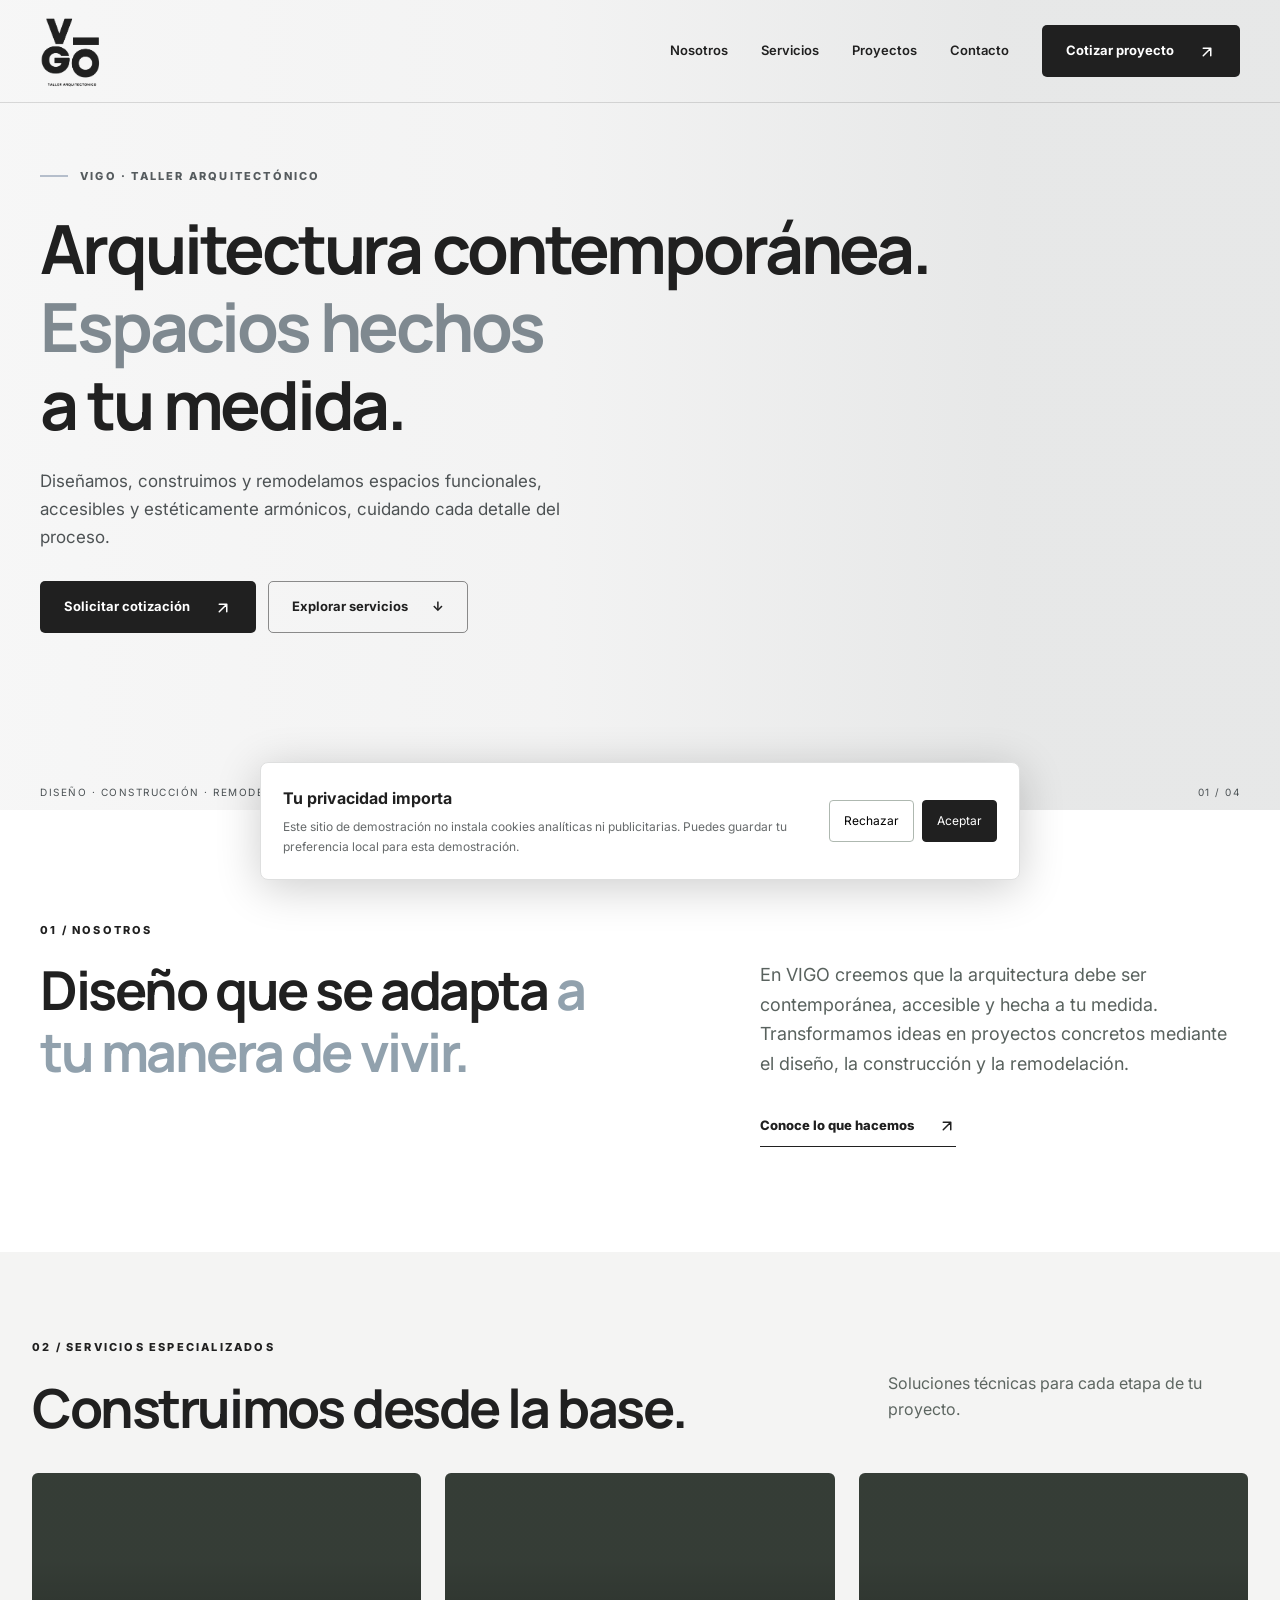
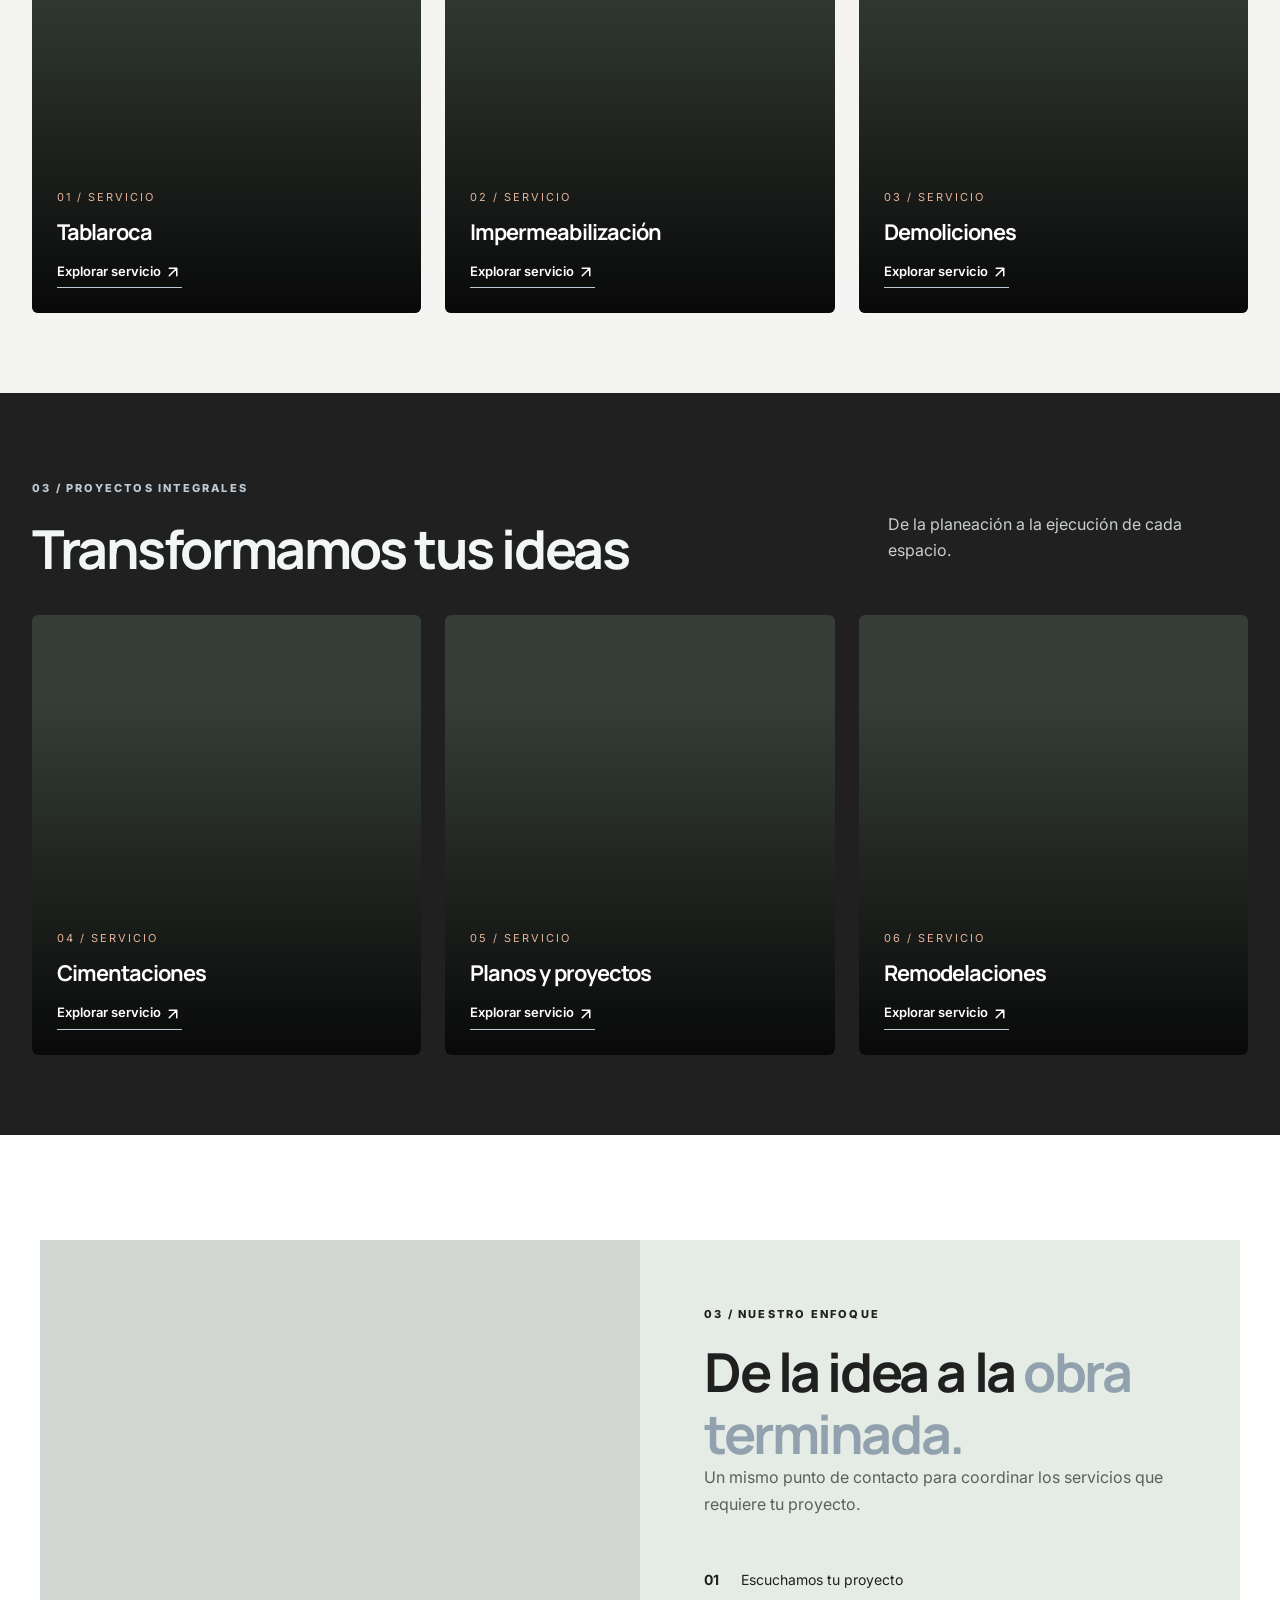
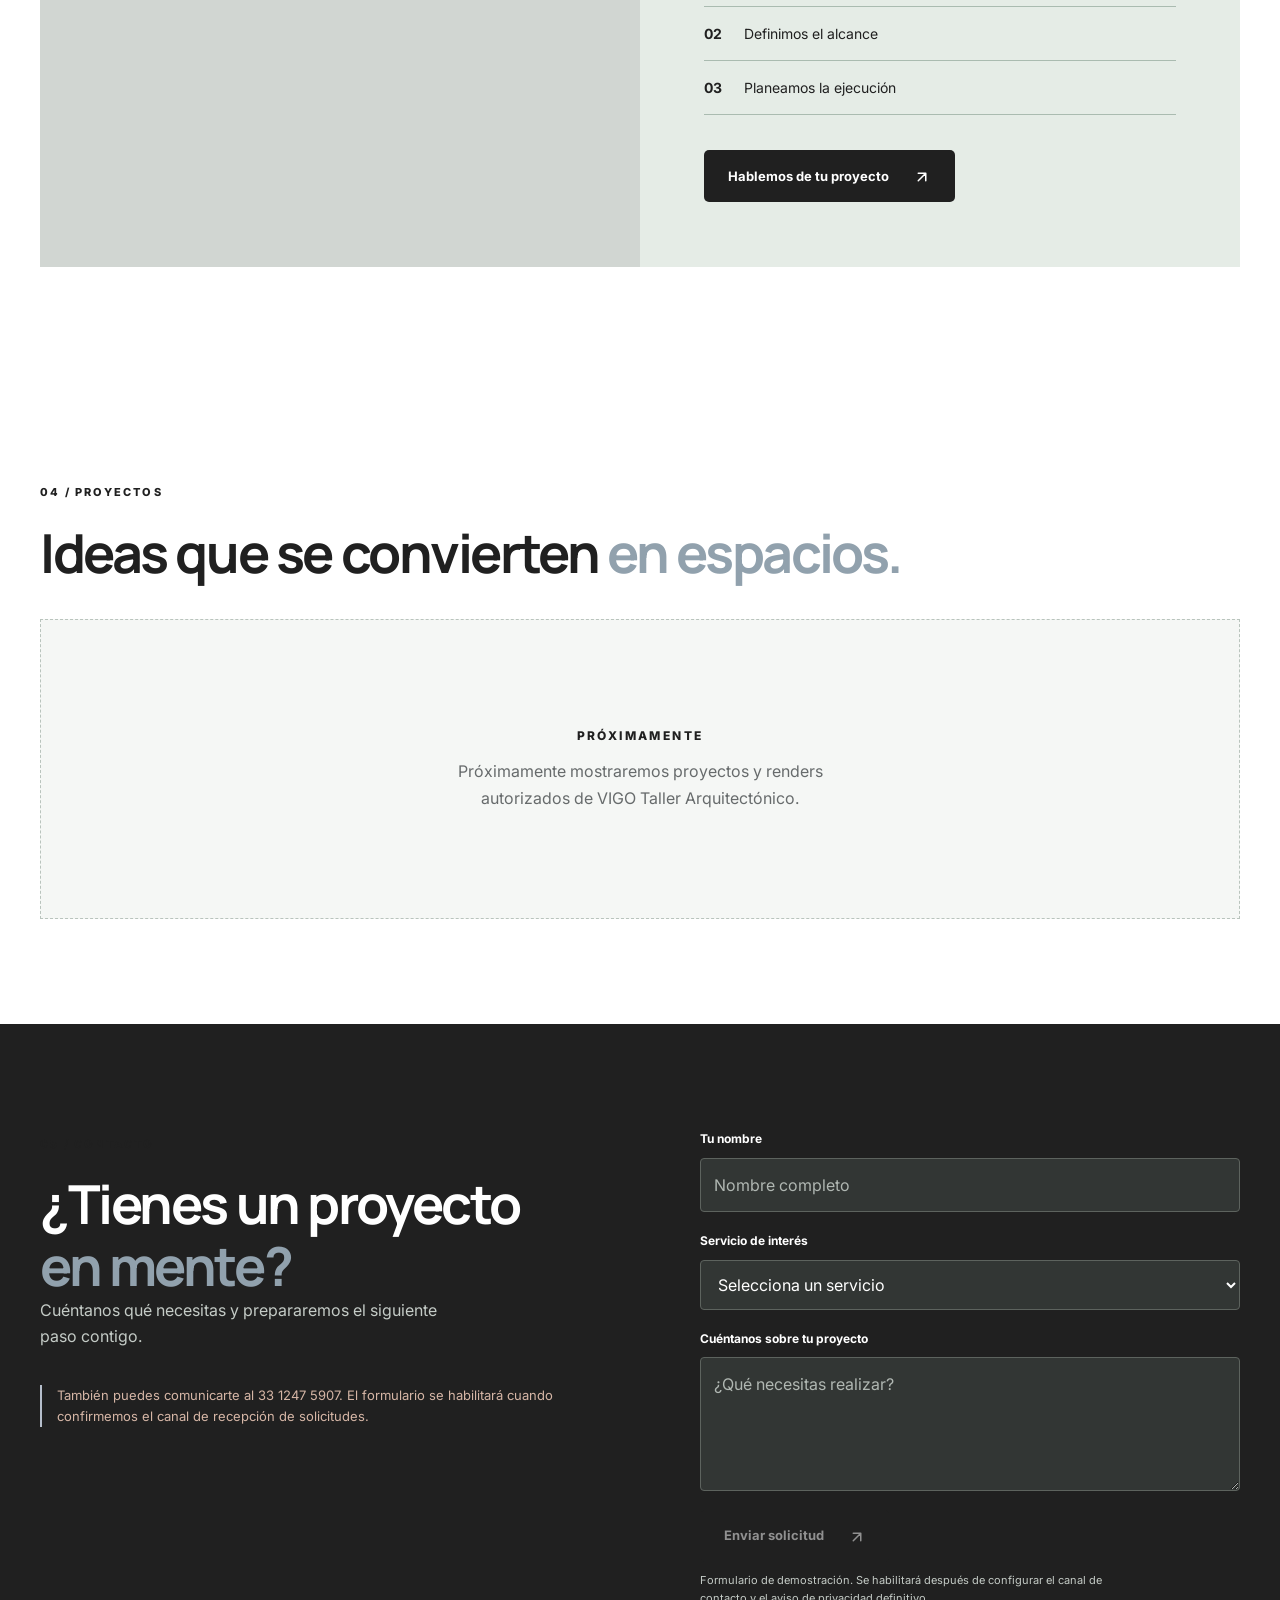
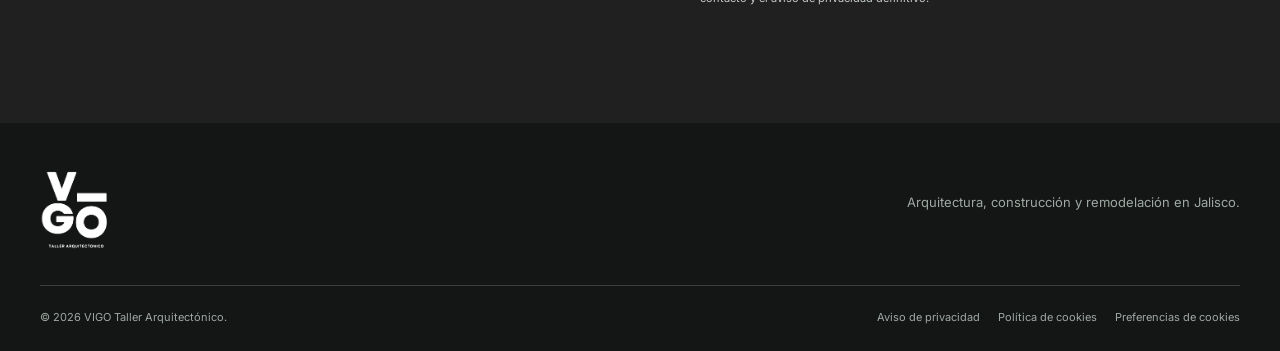
<file: index.html>
<!doctype html>
<html lang="es-MX">
<head>
  <meta charset="utf-8">
  <meta name="viewport" content="width=device-width,initial-scale=1">
  <meta name="theme-color" content="#202020">
  <meta name="description" content="VIGO Taller Arquitectónico en Jalisco. Diseño arquitectónico, construcción, remodelaciones y servicios especializados. Conoce nuestro trabajo.">
  <title>VIGO Taller Arquitectónico | Diseño, construcción y remodelación</title>
  <link rel="preconnect" href="https://fonts.googleapis.com">
  <link rel="preconnect" href="https://fonts.gstatic.com" crossorigin>
  <link href="https://fonts.googleapis.com/css2?family=Inter:wght@400;500;600;700&family=Manrope:wght@400;500;600;700;800&display=swap" rel="stylesheet">
  <link rel="stylesheet" href="assets/css/styles.css">
  <script src="assets/js/main.js" defer></script>
</head>
<body>
  <a class="skip-link" href="#contenido">Saltar al contenido</a>
  <header class="header" id="inicio">
    <div class="container nav">
      <a class="brand" href="#inicio" aria-label="Ir al inicio"><img class="brand-logo" src="assets/img/vigo-logo-oscuro.png" alt="VIGO Taller Arquitectónico"></a>
      <button class="menu-toggle" type="button" aria-label="Abrir menú" aria-controls="nav-links" aria-expanded="false">☰</button>
      <nav id="nav-links" class="nav-links" aria-label="Navegación principal">
        <a href="#nosotros">Nosotros</a><a href="#servicios">Servicios</a><a href="#proyectos">Proyectos</a><a href="#contacto">Contacto</a>
        <a class="btn btn-primary nav-cta" href="#contacto">Cotizar proyecto <span aria-hidden="true"><svg class="btn-arrow" width="18" height="18" viewBox="0 0 24 24" fill="none" stroke="currentColor" stroke-width="2" stroke-linecap="round" stroke-linejoin="round" aria-hidden="true" focusable="false"><path d="M7 17 17 7M7 7h10v10"/></svg></span></a>
      </nav>
    </div>
  </header>
  <main id="contenido">
    <section class="hero" aria-labelledby="hero-title">
      <div class="hero-visual" role="img" aria-label="Arquitectura contemporánea de concreto"></div>
      <div class="hero-shade"></div>
      <div class="container hero-content">
        <span class="eyebrow"><span class="eyebrow-line"></span> VIGO · TALLER ARQUITECTÓNICO</span>
        <h1 id="hero-title">Arquitectura contemporánea.<br><em>Espacios hechos</em><br>a tu medida.</h1>
        <p>Diseñamos, construimos y remodelamos espacios funcionales, accesibles y estéticamente armónicos, cuidando cada detalle del proceso.</p>
        <div class="hero-actions"><a class="btn btn-primary" href="#contacto">Solicitar cotización <span aria-hidden="true"><svg class="btn-arrow" width="18" height="18" viewBox="0 0 24 24" fill="none" stroke="currentColor" stroke-width="2" stroke-linecap="round" stroke-linejoin="round" aria-hidden="true" focusable="false"><path d="M7 17 17 7M7 7h10v10"/></svg></span></a><a class="btn btn-outline" href="#servicios">Explorar servicios <span aria-hidden="true">↓</span></a></div>
      </div>
      <div class="hero-bottom"><span>DISEÑO · CONSTRUCCIÓN · REMODELACION</span><span>01 / 04</span></div>
    </section>

    <section class="intro section" id="nosotros">
      <div class="container intro-grid">
        <div><span class="section-kicker">01 / NOSOTROS</span><h2>Diseño que se adapta <span>a tu manera de vivir.</span></h2></div>
        <div class="intro-right"><p>En VIGO creemos que la arquitectura debe ser contemporánea, accesible y hecha a tu medida. Transformamos ideas en proyectos concretos mediante el diseño, la construcción y la remodelación.</p><a class="text-link" href="#servicios">Conoce lo que hacemos <span aria-hidden="true"><svg class="btn-arrow" width="18" height="18" viewBox="0 0 24 24" fill="none" stroke="currentColor" stroke-width="2" stroke-linecap="round" stroke-linejoin="round" aria-hidden="true" focusable="false"><path d="M7 17 17 7M7 7h10v10"/></svg></span></a></div>
      </div>
    </section>


    <section class="services-section" id="servicios">

      <!-- BLOQUE CLARO -->
      <div class="services-block theme-light">
        <div class="container">

          <div class="section-head">
            <div>
              <span class="section-kicker">
                02 / SERVICIOS ESPECIALIZADOS
              </span>
              <h2>
                Construimos desde la base<span class="dot">.</span>
              </h2>
            </div>
            <p>
              Soluciones técnicas para cada etapa de tu proyecto.
            </p>
          </div>

          <div class="services-photo-grid">

            <article class="service-photo-card">
              <div class="service-photo service-photo--tablaroca"></div>
              <div class="service-photo-content">
                <span>01 / SERVICIO</span>
                <h3>Tablaroca</h3>
                <a href="servicios/tablaroca.html">
                  Explorar servicio <span aria-hidden="true"><svg class="btn-arrow" width="18" height="18" viewBox="0 0 24 24" fill="none" stroke="currentColor" stroke-width="2" stroke-linecap="round" stroke-linejoin="round" aria-hidden="true" focusable="false"><path d="M7 17 17 7M7 7h10v10"/></svg></span>
                </a>
              </div>
            </article>

            <article class="service-photo-card">
              <div class="service-photo service-photo--impermeabilizacion"></div>
              <div class="service-photo-content">
                <span>02 / SERVICIO</span>
                <h3>Impermeabilización</h3>
                <a href="servicios/impermeabilizacion.html">
                  Explorar servicio <span aria-hidden="true"><svg class="btn-arrow" width="18" height="18" viewBox="0 0 24 24" fill="none" stroke="currentColor" stroke-width="2" stroke-linecap="round" stroke-linejoin="round" aria-hidden="true" focusable="false"><path d="M7 17 17 7M7 7h10v10"/></svg></span>
                </a>
              </div>
            </article>

            <article class="service-photo-card">
              <div class="service-photo service-photo--demoliciones"></div>
              <div class="service-photo-content">
                <span>03 / SERVICIO</span>
                <h3>Demoliciones</h3>
                <a href="servicios/demoliciones.html">
                  Explorar servicio <span aria-hidden="true"><svg class="btn-arrow" width="18" height="18" viewBox="0 0 24 24" fill="none" stroke="currentColor" stroke-width="2" stroke-linecap="round" stroke-linejoin="round" aria-hidden="true" focusable="false"><path d="M7 17 17 7M7 7h10v10"/></svg></span>
                </a>
              </div>
            </article>

          </div>
        </div>
      </div>

      <!-- BLOQUE OSCURO -->
      <div class="services-block theme-dark">
        <div class="container">

          <div class="section-head">
            <div>
              <span class="section-kicker">
                03 / PROYECTOS INTEGRALES
              </span>
              <h2>
                Transformamos tus ideas<span class="dot">.</span>
              </h2>
            </div>
            <p>
              De la planeación a la ejecución de cada espacio.
            </p>
          </div>

          <div class="services-photo-grid">

            <article class="service-photo-card">
              <div class="service-photo service-photo--cimentaciones"></div>
              <div class="service-photo-content">
                <span>04 / SERVICIO</span>
                <h3>Cimentaciones</h3>
                <a href="servicios/cimentaciones.html">
                  Explorar servicio <span aria-hidden="true"><svg class="btn-arrow" width="18" height="18" viewBox="0 0 24 24" fill="none" stroke="currentColor" stroke-width="2" stroke-linecap="round" stroke-linejoin="round" aria-hidden="true" focusable="false"><path d="M7 17 17 7M7 7h10v10"/></svg></span>
                </a>
              </div>
            </article>

            <article class="service-photo-card">
              <div class="service-photo service-photo--planos"></div>
              <div class="service-photo-content">
                <span>05 / SERVICIO</span>
                <h3>Planos y proyectos</h3>
                <a href="servicios/planos.html">
                  Explorar servicio <span aria-hidden="true"><svg class="btn-arrow" width="18" height="18" viewBox="0 0 24 24" fill="none" stroke="currentColor" stroke-width="2" stroke-linecap="round" stroke-linejoin="round" aria-hidden="true" focusable="false"><path d="M7 17 17 7M7 7h10v10"/></svg></span>
                </a>
              </div>
            </article>

            <article class="service-photo-card">
              <div class="service-photo service-photo--remodelaciones"></div>
              <div class="service-photo-content">
                <span>06 / SERVICIO</span>
                <h3>Remodelaciones</h3>
                <a href="servicios/remodelaciones.html">
                  Explorar servicio <span aria-hidden="true"><svg class="btn-arrow" width="18" height="18" viewBox="0 0 24 24" fill="none" stroke="currentColor" stroke-width="2" stroke-linecap="round" stroke-linejoin="round" aria-hidden="true" focusable="false"><path d="M7 17 17 7M7 7h10v10"/></svg></span>
                </a>
              </div>
            </article>

          </div>
        </div>
      </div>

    </section>

    
    <section class="feature section">
      <div class="container feature-grid">
        <div class="feature-photo" role="img" aria-label="Interior arquitectónico contemporáneo"></div>
        <div class="feature-copy"><span class="section-kicker">03 / NUESTRO ENFOQUE</span><h2>De la idea a la <span>obra terminada.</span></h2><p>Un mismo punto de contacto para coordinar los servicios que requiere tu proyecto.</p><div class="feature-steps"><div><b>01</b><span>Escuchamos tu proyecto</span></div><div><b>02</b><span>Definimos el alcance</span></div><div><b>03</b><span>Planeamos la ejecución</span></div></div><a href="#contacto" class="btn btn-dark">Hablemos de tu proyecto <span aria-hidden="true"><svg class="btn-arrow" width="18" height="18" viewBox="0 0 24 24" fill="none" stroke="currentColor" stroke-width="2" stroke-linecap="round" stroke-linejoin="round" aria-hidden="true" focusable="false"><path d="M7 17 17 7M7 7h10v10"/></svg></span></a></div>
      </div>
    </section>

    <section class="projects section" id="proyectos"><div class="container"><span class="section-kicker">04 / PROYECTOS</span><h2>Ideas que se convierten <span>en espacios.</span></h2><div class="projects-placeholder"><span>PRÓXIMAMENTE</span><p>Próximamente mostraremos proyectos y renders autorizados de VIGO Taller Arquitectónico.</p></div></div></section>

    <section class="contact section" id="contacto"><div class="container contact-grid"><div><span class="section-kicker">05 / CONTACTO</span><h2>¿Tienes un proyecto <span>en mente?</span></h2><p>Cuéntanos qué necesitas y prepararemos el siguiente paso contigo.</p><div class="contact-note">También puedes comunicarte al 33 1247 5907. El formulario se habilitará cuando confirmemos el canal de recepción de solicitudes.</div></div>
      <form id="quote-form" class="quote-form"><label for="nombre">Tu nombre</label><input id="nombre" name="nombre" required maxlength="90" autocomplete="name" placeholder="Nombre completo"><label for="servicio">Servicio de interés</label><select id="servicio" name="servicio" required><option value="">Selecciona un servicio</option><option>Tablaroca</option><option>Impermeabilización</option><option>Demoliciones</option><option>Cimentaciones</option><option>Planos y proyectos</option><option>Remodelaciones</option><option>Otro proyecto</option></select><label for="detalle">Cuéntanos sobre tu proyecto</label><textarea id="detalle" name="detalle" rows="4" required maxlength="1000" placeholder="¿Qué necesitas realizar?"></textarea><button class="btn btn-primary" type="submit" disabled>Enviar solicitud <span aria-hidden="true"><svg class="btn-arrow" width="18" height="18" viewBox="0 0 24 24" fill="none" stroke="currentColor" stroke-width="2" stroke-linecap="round" stroke-linejoin="round" aria-hidden="true" focusable="false"><path d="M7 17 17 7M7 7h10v10"/></svg></span></button><p class="form-help">Formulario de demostración. Se habilitará después de configurar el canal de contacto y el aviso de privacidad definitivo.</p></form>
    </div></section>
  </main>
  <footer class="footer"><div class="container footer-top"><div class="brand footer-brand"><img class="brand-logo" src="assets/img/vigo-logo-blanco.png" alt="VIGO Taller Arquitectónico"></div><p>Arquitectura, construcción y remodelación en Jalisco.</p></div><div class="container footer-bottom"><span>© <span id="year"></span> VIGO Taller Arquitectónico.</span><div><a href="legal/privacidad.html">Aviso de privacidad</a><a href="legal/cookies.html">Política de cookies</a><button type="button" id="cookie-settings">Preferencias de cookies</button></div></div></footer>
  <div id="cookie-banner" class="cookie-banner" role="dialog" aria-label="Preferencias de cookies" aria-modal="false" hidden><div><strong>Tu privacidad importa</strong><p>Este sitio de demostración no instala cookies analíticas ni publicitarias. Puedes guardar tu preferencia local para esta demostración.</p></div><div class="cookie-actions"><button type="button" data-consent="rejected">Rechazar</button><button type="button" data-consent="accepted">Aceptar</button></div></div>
</body>
</html>
</file>
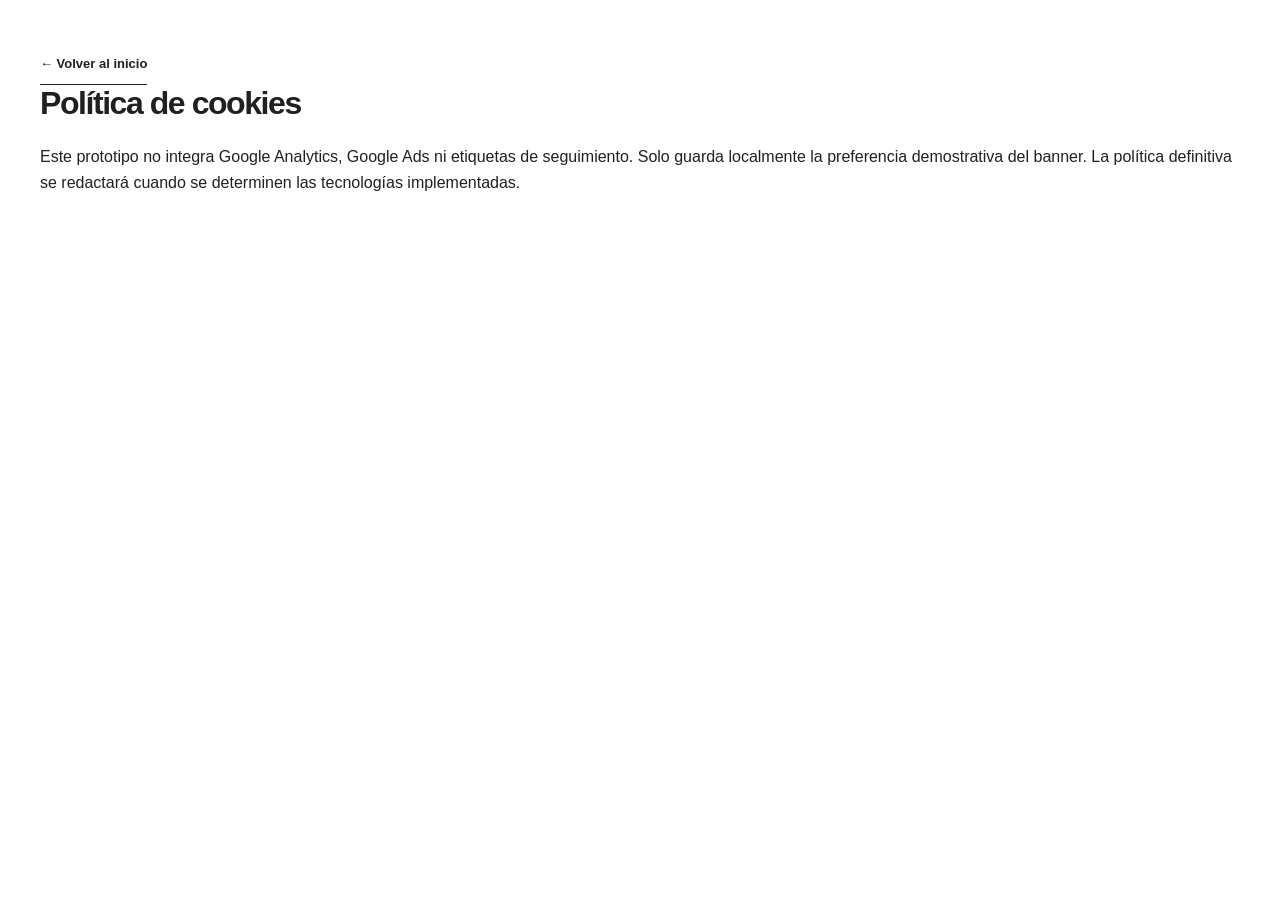
<file: legal/cookies.html>
<!doctype html><html lang="es-MX"><head><meta charset="utf-8"><meta name="viewport" content="width=device-width,initial-scale=1"><title>Política de cookies | VIGO Taller Arquitectónico</title><link rel="stylesheet" href="../assets/css/styles.css"></head><body><main class="container section legal-page"><a class="text-link" href="../index.html">← Volver al inicio</a><h1>Política de cookies</h1><p>Este prototipo no integra Google Analytics, Google Ads ni etiquetas de seguimiento. Solo guarda localmente la preferencia demostrativa del banner. La política definitiva se redactará cuando se determinen las tecnologías implementadas.</p></main></body></html>
</file>
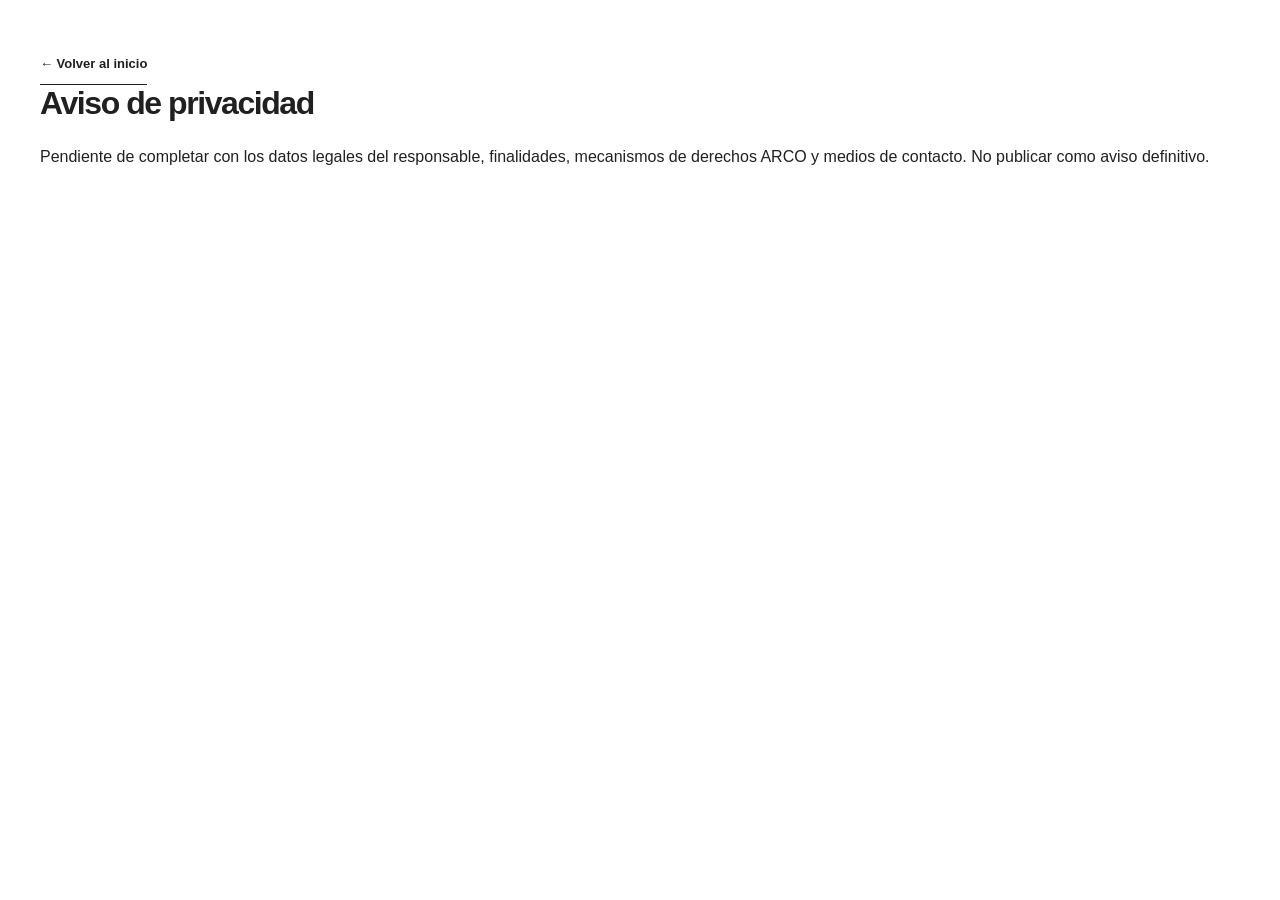
<file: legal/privacidad.html>
<!doctype html><html lang="es-MX"><head><meta charset="utf-8"><meta name="viewport" content="width=device-width,initial-scale=1"><title>Aviso de privacidad | VIGO Taller Arquitectónico</title><link rel="stylesheet" href="../assets/css/styles.css"></head><body><main class="container section legal-page"><a class="text-link" href="../index.html">← Volver al inicio</a><h1>Aviso de privacidad</h1><p>Pendiente de completar con los datos legales del responsable, finalidades, mecanismos de derechos ARCO y medios de contacto. No publicar como aviso definitivo.</p></main></body></html>
</file>
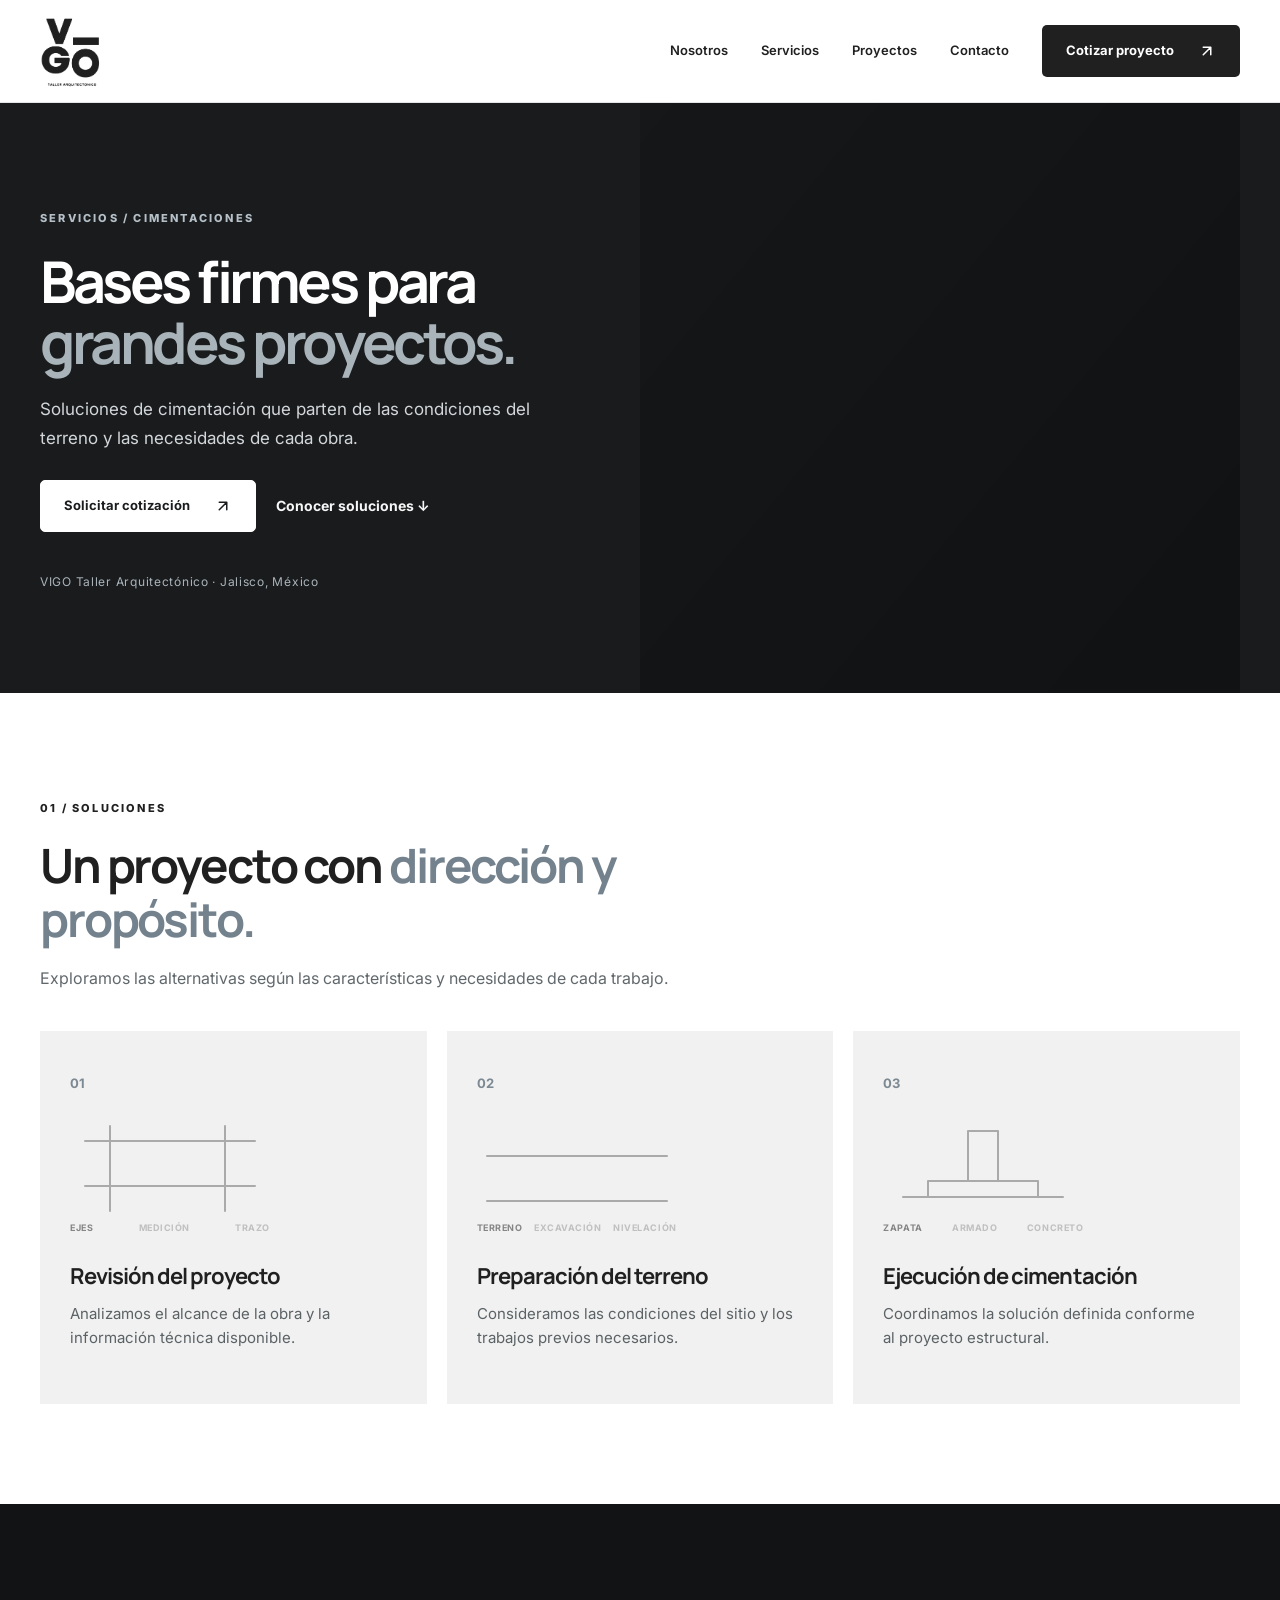
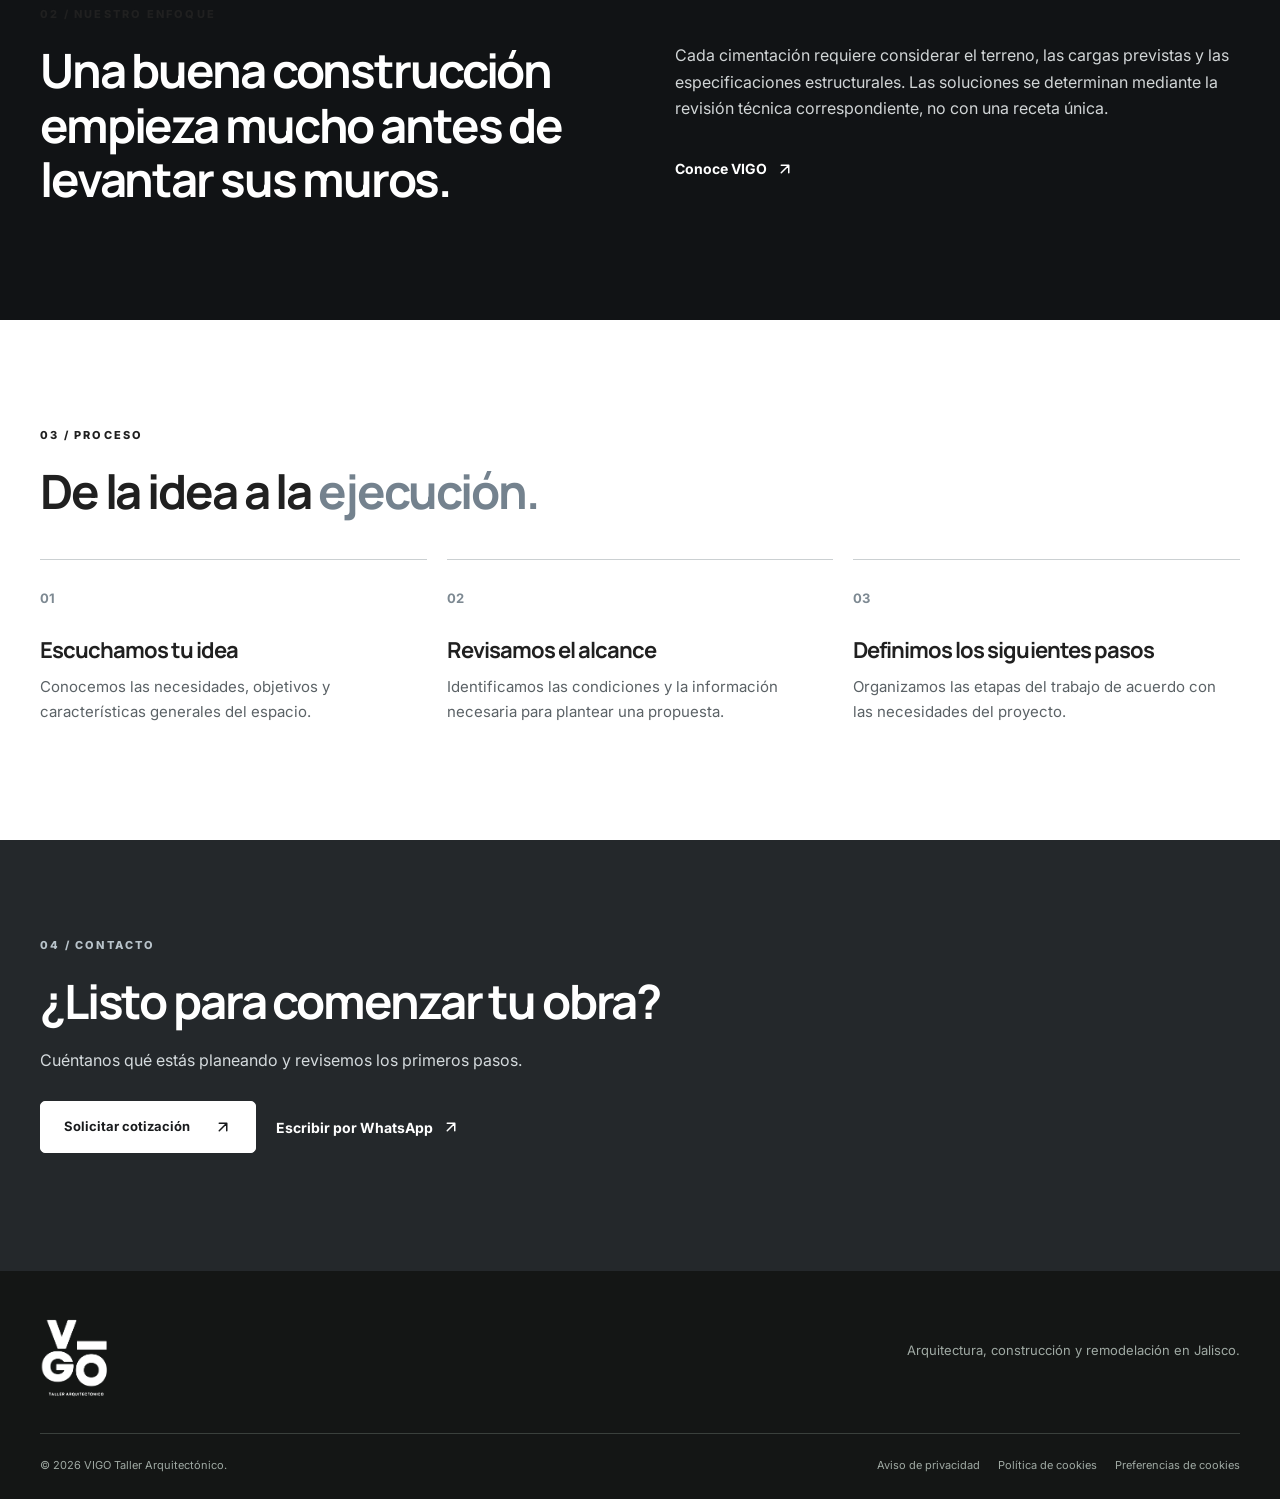
<file: servicios/cimentaciones.html>
<!doctype html>
<html lang="es-MX">
<head>
<meta charset="utf-8"><meta name="viewport" content="width=device-width,initial-scale=1">
<meta name="theme-color" content="#202020">
<meta name="description" content="Cimentación para proyectos de construcción en Jalisco. Conoce el enfoque de VIGO Taller Arquitectónico.">
<title>Cimentaciones | VIGO Taller Arquitectónico</title>
<link rel="preconnect" href="https://fonts.googleapis.com"><link rel="preconnect" href="https://fonts.gstatic.com" crossorigin>
<link href="https://fonts.googleapis.com/css2?family=Inter:wght@400;500;600;700&family=Manrope:wght@400;500;600;700;800&display=swap" rel="stylesheet">
<link rel="stylesheet" href="../assets/css/styles.css"><link rel="stylesheet" href="../assets/css/landing.css">
<link rel="stylesheet" href="../assets/css/landing-dark.css"><link rel="stylesheet" href="../assets/css/animaciones.css"><script src="../assets/js/main.js" defer></script><script src="../assets/js/animaciones.js" defer></script>
</head><body class="landing-page landing-page--dark">
<a class="skip-link" href="#contenido">Saltar al contenido</a>
<header class="header"><div class="container nav">
<a class="brand" href="../index.html" aria-label="Volver al inicio de VIGO"><img class="brand-logo" src="../assets/img/vigo-logo-oscuro.png" alt="VIGO Taller Arquitectónico"></a>
<button class="menu-toggle" type="button" aria-label="Abrir menú" aria-controls="nav-links" aria-expanded="false">☰</button>
<nav id="nav-links" class="nav-links" aria-label="Navegación principal"><a href="../index.html#nosotros">Nosotros</a><a href="../index.html#servicios">Servicios</a><a href="../index.html#proyectos">Proyectos</a><a href="../index.html#contacto">Contacto</a><a class="btn btn-primary nav-cta" href="../index.html#contacto">Cotizar proyecto <svg class="btn-arrow" width="18" height="18" viewBox="0 0 24 24" fill="none" stroke="currentColor" stroke-width="2" stroke-linecap="round" stroke-linejoin="round" aria-hidden="true"><path d="M7 17 17 7M7 7h10v10"/></svg></a></nav>
</div></header>
<main id="contenido">
<section class="landing-hero"><div class="container landing-hero-grid"><div class="landing-hero-copy"><span class="section-kicker">SERVICIOS / CIMENTACIONES</span><h1>Bases firmes para <em>grandes proyectos.</em></h1><p>Soluciones de cimentación que parten de las condiciones del terreno y las necesidades de cada obra.</p><div class="landing-actions"><a class="btn btn-primary" href="../index.html#contacto">Solicitar cotización <svg class="btn-arrow" width="18" height="18" viewBox="0 0 24 24" fill="none" stroke="currentColor" stroke-width="2" stroke-linecap="round" stroke-linejoin="round" aria-hidden="true"><path d="M7 17 17 7M7 7h10v10"/></svg></a><a class="landing-secondary" href="#soluciones">Conocer soluciones ↓</a></div><p class="landing-location">VIGO Taller Arquitectónico · Jalisco, México</p></div><div class="landing-hero-image" role="img" aria-label="Imagen ilustrativa de cimentaciones" style="background-image:linear-gradient(130deg,rgba(0,0,0,.16),rgba(0,0,0,.35)),url('https://images.unsplash.com/photo-1504307651254-35680f356dfd?auto=format&fit=crop&w=1400&q=85')"></div></div></section>
<section class="landing-section" id="soluciones"><div class="container"><div class="landing-section-heading"><span class="section-kicker">01 / SOLUCIONES</span><h2>Un proyecto con <span>dirección y propósito.</span></h2><p>Exploramos las alternativas según las características y necesidades de cada trabajo.</p></div><div class="landing-grid"><article class="landing-card landing-card--animated" tabindex="0" aria-label="Revisión del proyecto: activar animación"><span>01</span><div class="service-visual" aria-hidden="true"><svg viewBox="0 0 200 110" fill="none"><path class="service-stage service-stage--base" d="M15 30H185 M15 75H185 M40 15V100 M155 15V100"/><path class="service-stage service-stage--middle" d="M40 30L155 75 M155 30L40 75 M97 20V90"/><path class="service-stage service-stage--final" d="M60 52H135 M60 52L70 47 M60 52L70 57 M135 52L125 47 M135 52L125 57"/></svg><div class="service-visual-labels"><span>EJES</span><span>MEDICIÓN</span><span>TRAZO</span></div></div><h3>Revisión del proyecto</h3><p>Analizamos el alcance de la obra y la información técnica disponible.</p></article><article class="landing-card landing-card--animated" tabindex="0" aria-label="Preparación del terreno: activar animación"><span>02</span><div class="service-visual" aria-hidden="true"><svg viewBox="0 0 200 110" fill="none"><path class="service-stage service-stage--base" d="M10 45H190 M10 90H190"/><path class="service-stage service-stage--middle" d="M60 45V80H140V45 M60 80L70 88H130L140 80"/><path class="service-stage service-stage--final" d="M20 35H180 M75 35V45 M125 35V45"/></svg><div class="service-visual-labels"><span>TERRENO</span><span>EXCAVACIÓN</span><span>NIVELACIÓN</span></div></div><h3>Preparación del terreno</h3><p>Consideramos las condiciones del sitio y los trabajos previos necesarios.</p></article><article class="landing-card landing-card--animated" tabindex="0" aria-label="Ejecución de cimentación: activar animación"><span>03</span><div class="service-visual" aria-hidden="true"><svg viewBox="0 0 200 110" fill="none"><path class="service-stage service-stage--base" d="M20 86H180 M45 70H155V86H45Z M85 70V20H115V70"/><path class="service-stage service-stage--middle" d="M55 70L65 86 M75 70L85 86 M105 70L115 86 M135 70L145 86 M85 35H115 M85 55H115"/><path class="service-stage service-stage--final" d="M45 70H155 M45 86H155 M85 20H115"/></svg><div class="service-visual-labels"><span>ZAPATA</span><span>ARMADO</span><span>CONCRETO</span></div></div><h3>Ejecución de cimentación</h3><p>Coordinamos la solución definida conforme al proyecto estructural.</p></article></div></div></section>
<section class="landing-band"><div class="container landing-band-grid"><div><span class="section-kicker">02 / NUESTRO ENFOQUE</span><h2>Una buena construcción empieza mucho antes de levantar sus muros.</h2></div><div><p>Cada cimentación requiere considerar el terreno, las cargas previstas y las especificaciones estructurales. Las soluciones se determinan mediante la revisión técnica correspondiente, no con una receta única.</p><a class="landing-text-link" href="../index.html#nosotros">Conoce VIGO <svg class="btn-arrow" width="18" height="18" viewBox="0 0 24 24" fill="none" stroke="currentColor" stroke-width="2" stroke-linecap="round" stroke-linejoin="round" aria-hidden="true"><path d="M7 17 17 7M7 7h10v10"/></svg></a></div></div></section>
<section class="landing-section"><div class="container"><div class="landing-section-heading"><span class="section-kicker">03 / PROCESO</span><h2>De la idea a la <span>ejecución.</span></h2></div><div class="landing-steps"><div><strong>01</strong><h3>Escuchamos tu idea</h3><p>Conocemos las necesidades, objetivos y características generales del espacio.</p></div><div><strong>02</strong><h3>Revisamos el alcance</h3><p>Identificamos las condiciones y la información necesaria para plantear una propuesta.</p></div><div><strong>03</strong><h3>Definimos los siguientes pasos</h3><p>Organizamos las etapas del trabajo de acuerdo con las necesidades del proyecto.</p></div></div></div></section>
<section class="landing-cta"><div class="container"><span class="section-kicker">04 / CONTACTO</span><h2>¿Listo para comenzar tu obra?</h2><p>Cuéntanos qué estás planeando y revisemos los primeros pasos.</p><div class="landing-actions"><a class="btn btn-primary" href="../index.html#contacto">Solicitar cotización <svg class="btn-arrow" width="18" height="18" viewBox="0 0 24 24" fill="none" stroke="currentColor" stroke-width="2" stroke-linecap="round" stroke-linejoin="round" aria-hidden="true"><path d="M7 17 17 7M7 7h10v10"/></svg></a><a class="landing-secondary" href="https://wa.me/523312475907" target="_blank" rel="noopener noreferrer">Escribir por WhatsApp <svg class="btn-arrow" width="18" height="18" viewBox="0 0 24 24" fill="none" stroke="currentColor" stroke-width="2" stroke-linecap="round" stroke-linejoin="round" aria-hidden="true"><path d="M7 17 17 7M7 7h10v10"/></svg></a></div></div></section>
</main><footer class="footer"><div class="container footer-top"><a class="brand footer-brand" href="../index.html"><img class="brand-logo" src="../assets/img/vigo-logo-blanco.png" alt="VIGO Taller Arquitectónico"></a><p>Arquitectura, construcción y remodelación en Jalisco.</p></div><div class="container footer-bottom"><span>© <span id="year">2026</span> VIGO Taller Arquitectónico.</span><div><a href="../legal/privacidad.html">Aviso de privacidad</a><a href="../legal/cookies.html">Política de cookies</a><button type="button" id="cookie-settings">Preferencias de cookies</button></div></div></footer>
</body></html>
</file>
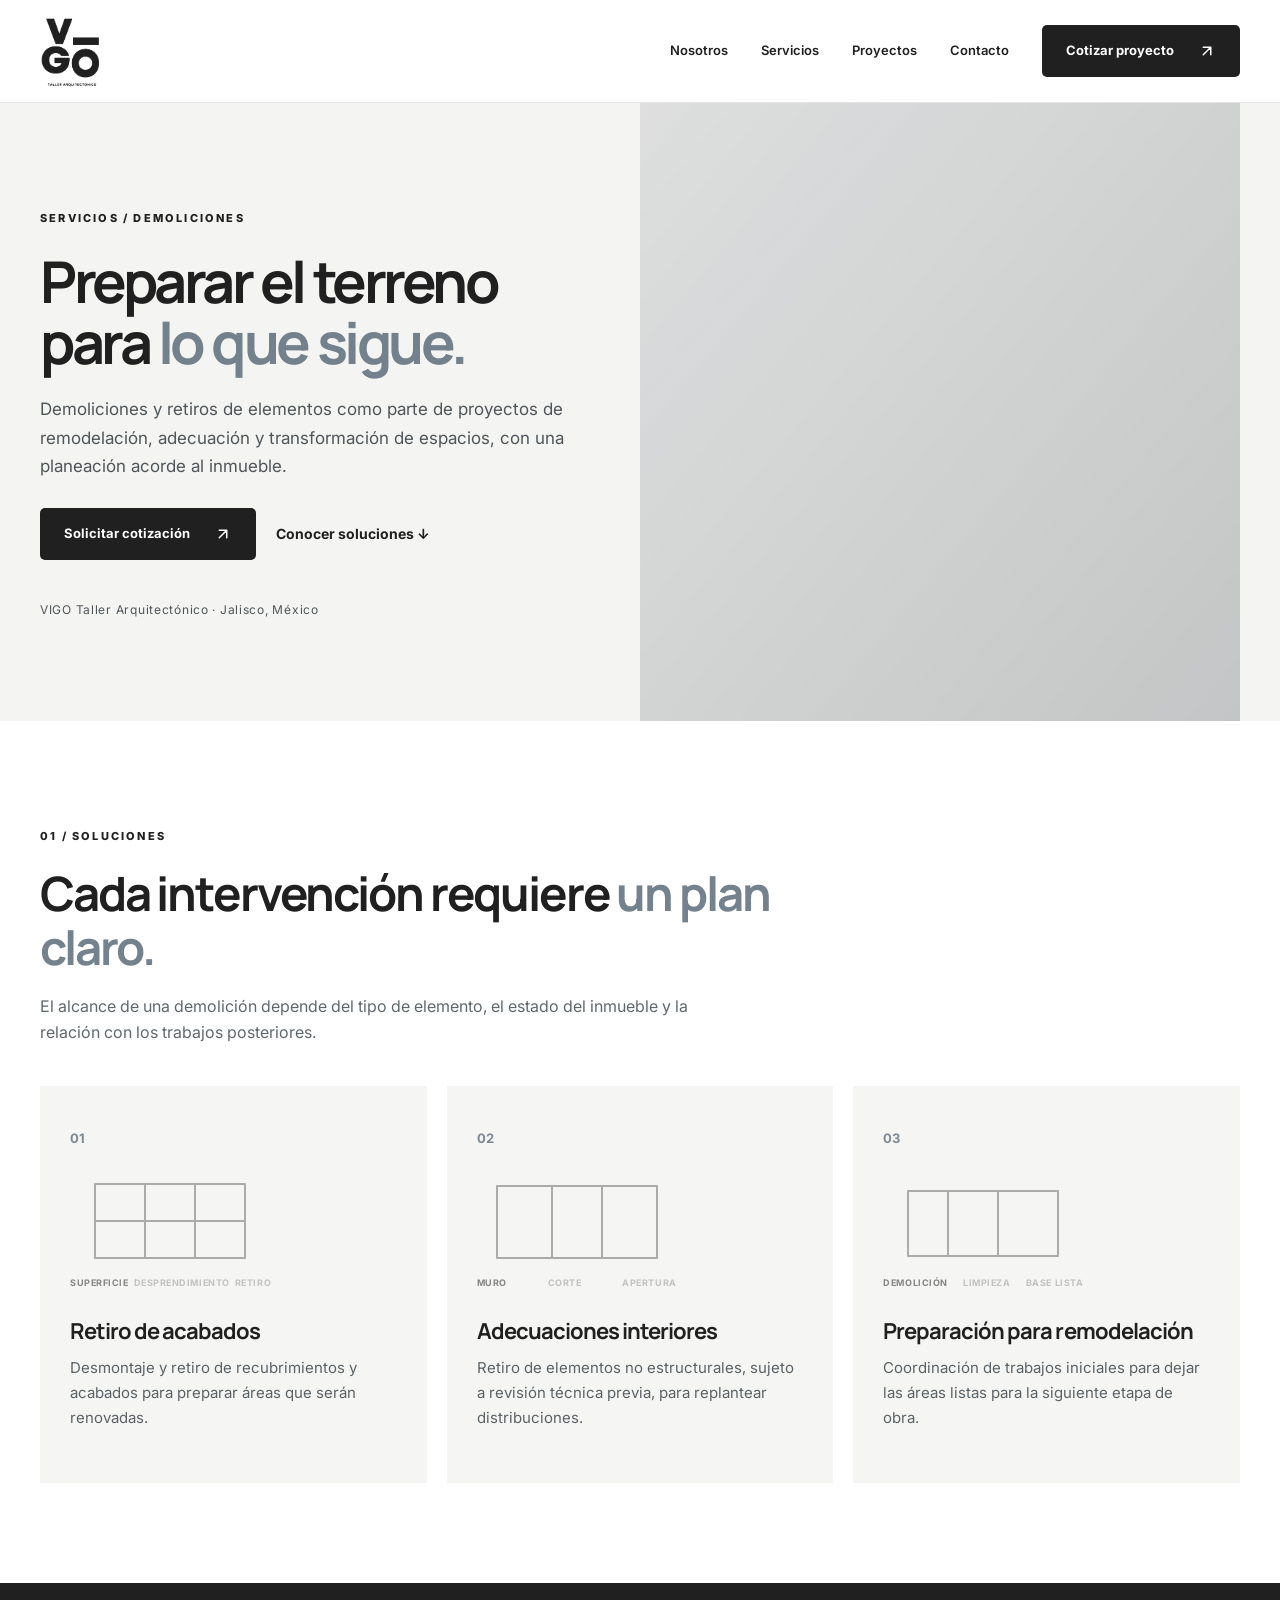
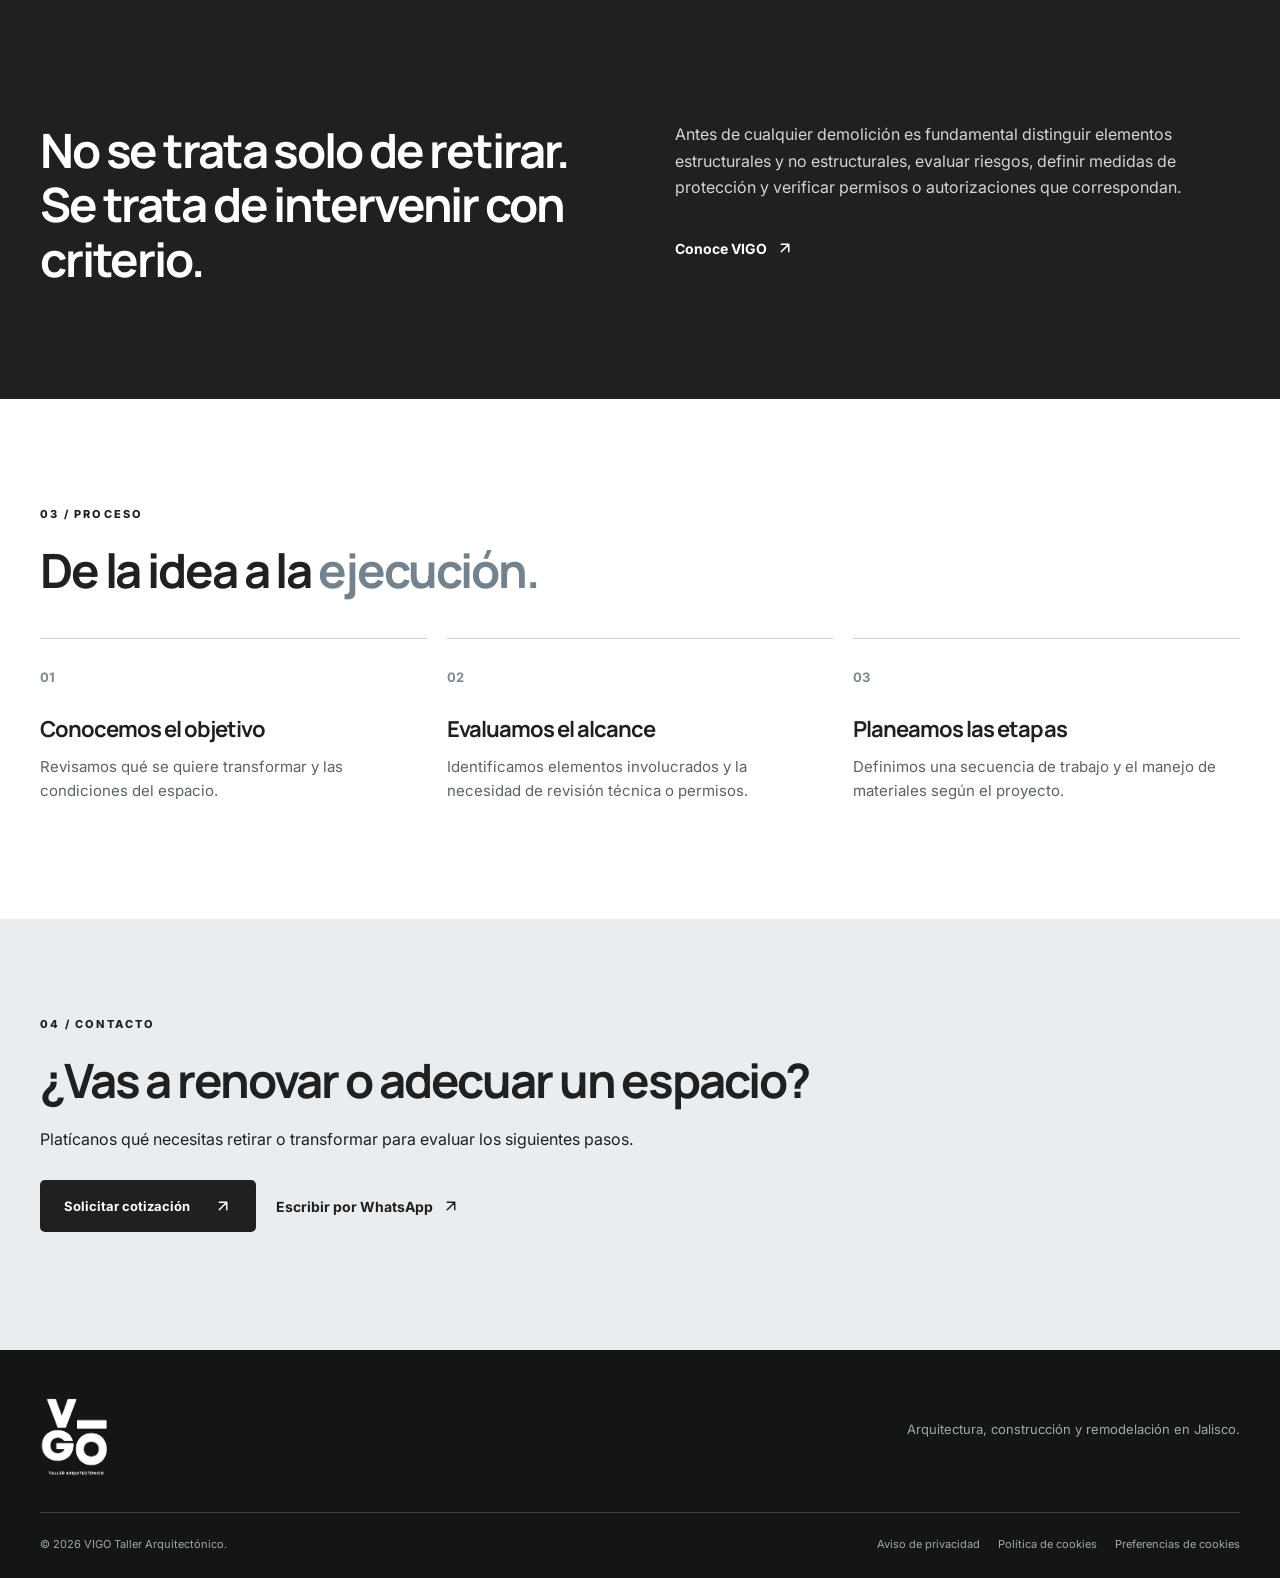
<file: servicios/demoliciones.html>
<!doctype html>
<html lang="es-MX">
<head>
<meta charset="utf-8"><meta name="viewport" content="width=device-width,initial-scale=1">
<meta name="theme-color" content="#202020">
<meta name="description" content="Servicios de demolición y retiro de elementos para proyectos de remodelación y obra en Jalisco. Planeación y evaluación de alcance con VIGO Taller Arquitectónico.">
<title>Demoliciones para remodelación y obra | VIGO Taller Arquitectónico</title>
<link rel="preconnect" href="https://fonts.googleapis.com"><link rel="preconnect" href="https://fonts.gstatic.com" crossorigin>
<link href="https://fonts.googleapis.com/css2?family=Inter:wght@400;500;600;700&family=Manrope:wght@400;500;600;700;800&display=swap" rel="stylesheet">
<link rel="stylesheet" href="../assets/css/styles.css"><link rel="stylesheet" href="../assets/css/landing.css">
<link rel="stylesheet" href="../assets/css/animaciones.css"><script src="../assets/js/main.js" defer></script><script src="../assets/js/animaciones.js" defer></script>
</head><body class="landing-page">
<a class="skip-link" href="#contenido">Saltar al contenido</a>
<header class="header"><div class="container nav">
<a class="brand" href="../index.html" aria-label="Volver al inicio de VIGO"><img class="brand-logo" src="../assets/img/vigo-logo-oscuro.png" alt="VIGO Taller Arquitectónico"></a>
<button class="menu-toggle" type="button" aria-label="Abrir menú" aria-controls="nav-links" aria-expanded="false">☰</button>
<nav id="nav-links" class="nav-links" aria-label="Navegación principal"><a href="../index.html#nosotros">Nosotros</a><a href="../index.html#servicios">Servicios</a><a href="../index.html#proyectos">Proyectos</a><a href="../index.html#contacto">Contacto</a><a class="btn btn-primary nav-cta" href="../index.html#contacto">Cotizar proyecto <svg class="btn-arrow" width="18" height="18" viewBox="0 0 24 24" fill="none" stroke="currentColor" stroke-width="2" stroke-linecap="round" stroke-linejoin="round" aria-hidden="true"><path d="M7 17 17 7M7 7h10v10"/></svg></a></nav>
</div></header>
<main id="contenido">
<section class="landing-hero"><div class="container landing-hero-grid"><div class="landing-hero-copy"><span class="section-kicker">SERVICIOS / DEMOLICIONES</span><h1>Preparar el terreno para <em>lo que sigue.</em></h1><p>Demoliciones y retiros de elementos como parte de proyectos de remodelación, adecuación y transformación de espacios, con una planeación acorde al inmueble.</p><div class="landing-actions"><a class="btn btn-primary" href="../index.html#contacto">Solicitar cotización <svg class="btn-arrow" width="18" height="18" viewBox="0 0 24 24" fill="none" stroke="currentColor" stroke-width="2" stroke-linecap="round" stroke-linejoin="round" aria-hidden="true"><path d="M7 17 17 7M7 7h10v10"/></svg></a><a class="landing-secondary" href="#soluciones">Conocer soluciones ↓</a></div><p class="landing-location">VIGO Taller Arquitectónico · Jalisco, México</p></div><div class="landing-hero-image" role="img" aria-label="Trabajos de construcción, imagen ilustrativa" style="background-image:linear-gradient(130deg,#1820251a,#18202538),url('https://images.unsplash.com/photo-1504307651254-35680f356dfd?auto=format&fit=crop&w=1400&q=85')"></div></div></section>
<section class="landing-section" id="soluciones"><div class="container"><div class="landing-section-heading"><span class="section-kicker">01 / SOLUCIONES</span><h2>Cada intervención requiere <span>un plan claro.</span></h2><p>El alcance de una demolición depende del tipo de elemento, el estado del inmueble y la relación con los trabajos posteriores.</p></div><div class="landing-grid"><article class="landing-card landing-card--animated" tabindex="0" aria-label="Retiro de acabados: activar animación"><span>01</span><div class="service-visual" aria-hidden="true"><svg viewBox="0 0 200 110" fill="none"><path class="service-stage service-stage--base" d="M25 18H175V92H25Z M25 55H175 M75 18V92 M125 18V92"/><path class="service-stage service-stage--middle" d="M25 18L75 55L45 78 M125 18L105 55L175 92"/><path class="service-stage service-stage--final" d="M40 97L65 97 M90 97L110 97 M135 97L160 97"/></svg><div class="service-visual-labels"><span>SUPERFICIE</span><span>DESPRENDIMIENTO</span><span>RETIRO</span></div></div><h3>Retiro de acabados</h3><p>Desmontaje y retiro de recubrimientos y acabados para preparar áreas que serán renovadas.</p></article><article class="landing-card landing-card--animated" tabindex="0" aria-label="Adecuaciones interiores: activar animación"><span>02</span><div class="service-visual" aria-hidden="true"><svg viewBox="0 0 200 110" fill="none"><path class="service-stage service-stage--base" d="M20 20H180V92H20Z M75 20V92 M125 20V92"/><path class="service-stage service-stage--middle" d="M75 45H125V92H75Z M75 45L125 92 M125 45L75 92"/><path class="service-stage service-stage--final" d="M75 92H125 M80 88H120"/></svg><div class="service-visual-labels"><span>MURO</span><span>CORTE</span><span>APERTURA</span></div></div><h3>Adecuaciones interiores</h3><p>Retiro de elementos no estructurales, sujeto a revisión técnica previa, para replantear distribuciones.</p></article><article class="landing-card landing-card--animated" tabindex="0" aria-label="Preparación para remodelación: activar animación"><span>03</span><div class="service-visual" aria-hidden="true"><svg viewBox="0 0 200 110" fill="none"><path class="service-stage service-stage--base" d="M25 25H175V90H25Z M65 25V90 M115 25V90"/><path class="service-stage service-stage--middle" d="M25 25L60 50L25 75 M115 25L145 50L175 75"/><path class="service-stage service-stage--final" d="M15 96H185 M45 96H155"/></svg><div class="service-visual-labels"><span>DEMOLICIÓN</span><span>LIMPIEZA</span><span>BASE LISTA</span></div></div><h3>Preparación para remodelación</h3><p>Coordinación de trabajos iniciales para dejar las áreas listas para la siguiente etapa de obra.</p></article></div></div></section>
<section class="landing-band"><div class="container landing-band-grid"><div><span class="section-kicker">02 / NUESTRO ENFOQUE</span><h2>No se trata solo de retirar. Se trata de intervenir con criterio.</h2></div><div><p>Antes de cualquier demolición es fundamental distinguir elementos estructurales y no estructurales, evaluar riesgos, definir medidas de protección y verificar permisos o autorizaciones que correspondan.</p><a class="landing-text-link" href="../index.html#nosotros">Conoce VIGO <svg class="btn-arrow" width="18" height="18" viewBox="0 0 24 24" fill="none" stroke="currentColor" stroke-width="2" stroke-linecap="round" stroke-linejoin="round" aria-hidden="true"><path d="M7 17 17 7M7 7h10v10"/></svg></a></div></div></section>
<section class="landing-section"><div class="container"><div class="landing-section-heading"><span class="section-kicker">03 / PROCESO</span><h2>De la idea a la <span>ejecución.</span></h2></div><div class="landing-steps"><div><strong>01</strong><h3>Conocemos el objetivo</h3><p>Revisamos qué se quiere transformar y las condiciones del espacio.</p></div><div><strong>02</strong><h3>Evaluamos el alcance</h3><p>Identificamos elementos involucrados y la necesidad de revisión técnica o permisos.</p></div><div><strong>03</strong><h3>Planeamos las etapas</h3><p>Definimos una secuencia de trabajo y el manejo de materiales según el proyecto.</p></div></div></div></section>
<section class="landing-cta"><div class="container"><span class="section-kicker">04 / CONTACTO</span><h2>¿Vas a renovar o adecuar un espacio?</h2><p>Platícanos qué necesitas retirar o transformar para evaluar los siguientes pasos.</p><div class="landing-actions"><a class="btn btn-primary" href="../index.html#contacto">Solicitar cotización <svg class="btn-arrow" width="18" height="18" viewBox="0 0 24 24" fill="none" stroke="currentColor" stroke-width="2" stroke-linecap="round" stroke-linejoin="round" aria-hidden="true"><path d="M7 17 17 7M7 7h10v10"/></svg></a><a class="landing-secondary" href="https://wa.me/523312475907" target="_blank" rel="noopener noreferrer">Escribir por WhatsApp <svg class="btn-arrow" width="18" height="18" viewBox="0 0 24 24" fill="none" stroke="currentColor" stroke-width="2" stroke-linecap="round" stroke-linejoin="round" aria-hidden="true"><path d="M7 17 17 7M7 7h10v10"/></svg></a></div></div></section>
</main><footer class="footer"><div class="container footer-top"><a class="brand footer-brand" href="../index.html"><img class="brand-logo" src="../assets/img/vigo-logo-blanco.png" alt="VIGO Taller Arquitectónico"></a><p>Arquitectura, construcción y remodelación en Jalisco.</p></div><div class="container footer-bottom"><span>© <span id="year">2026</span> VIGO Taller Arquitectónico.</span><div><a href="../legal/privacidad.html">Aviso de privacidad</a><a href="../legal/cookies.html">Política de cookies</a><button type="button" id="cookie-settings">Preferencias de cookies</button></div></div></footer>
</body></html>
</file>
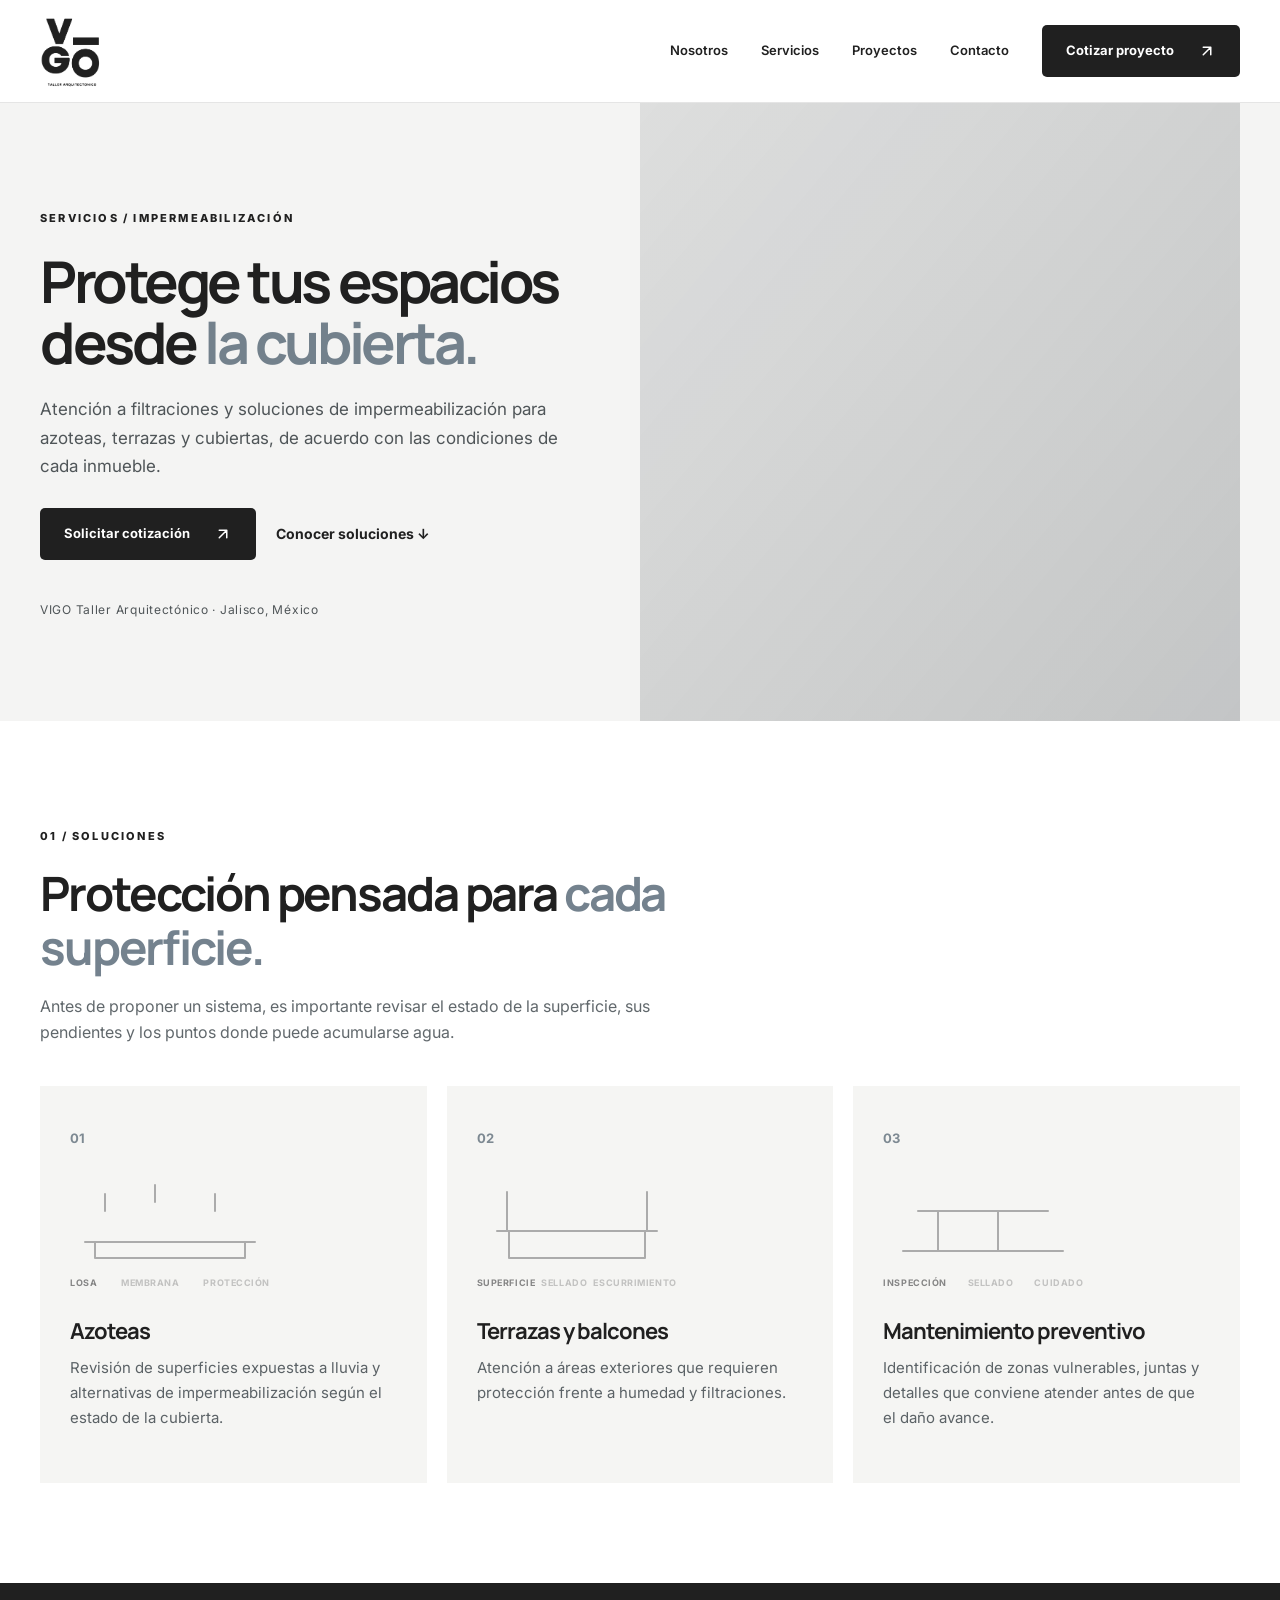
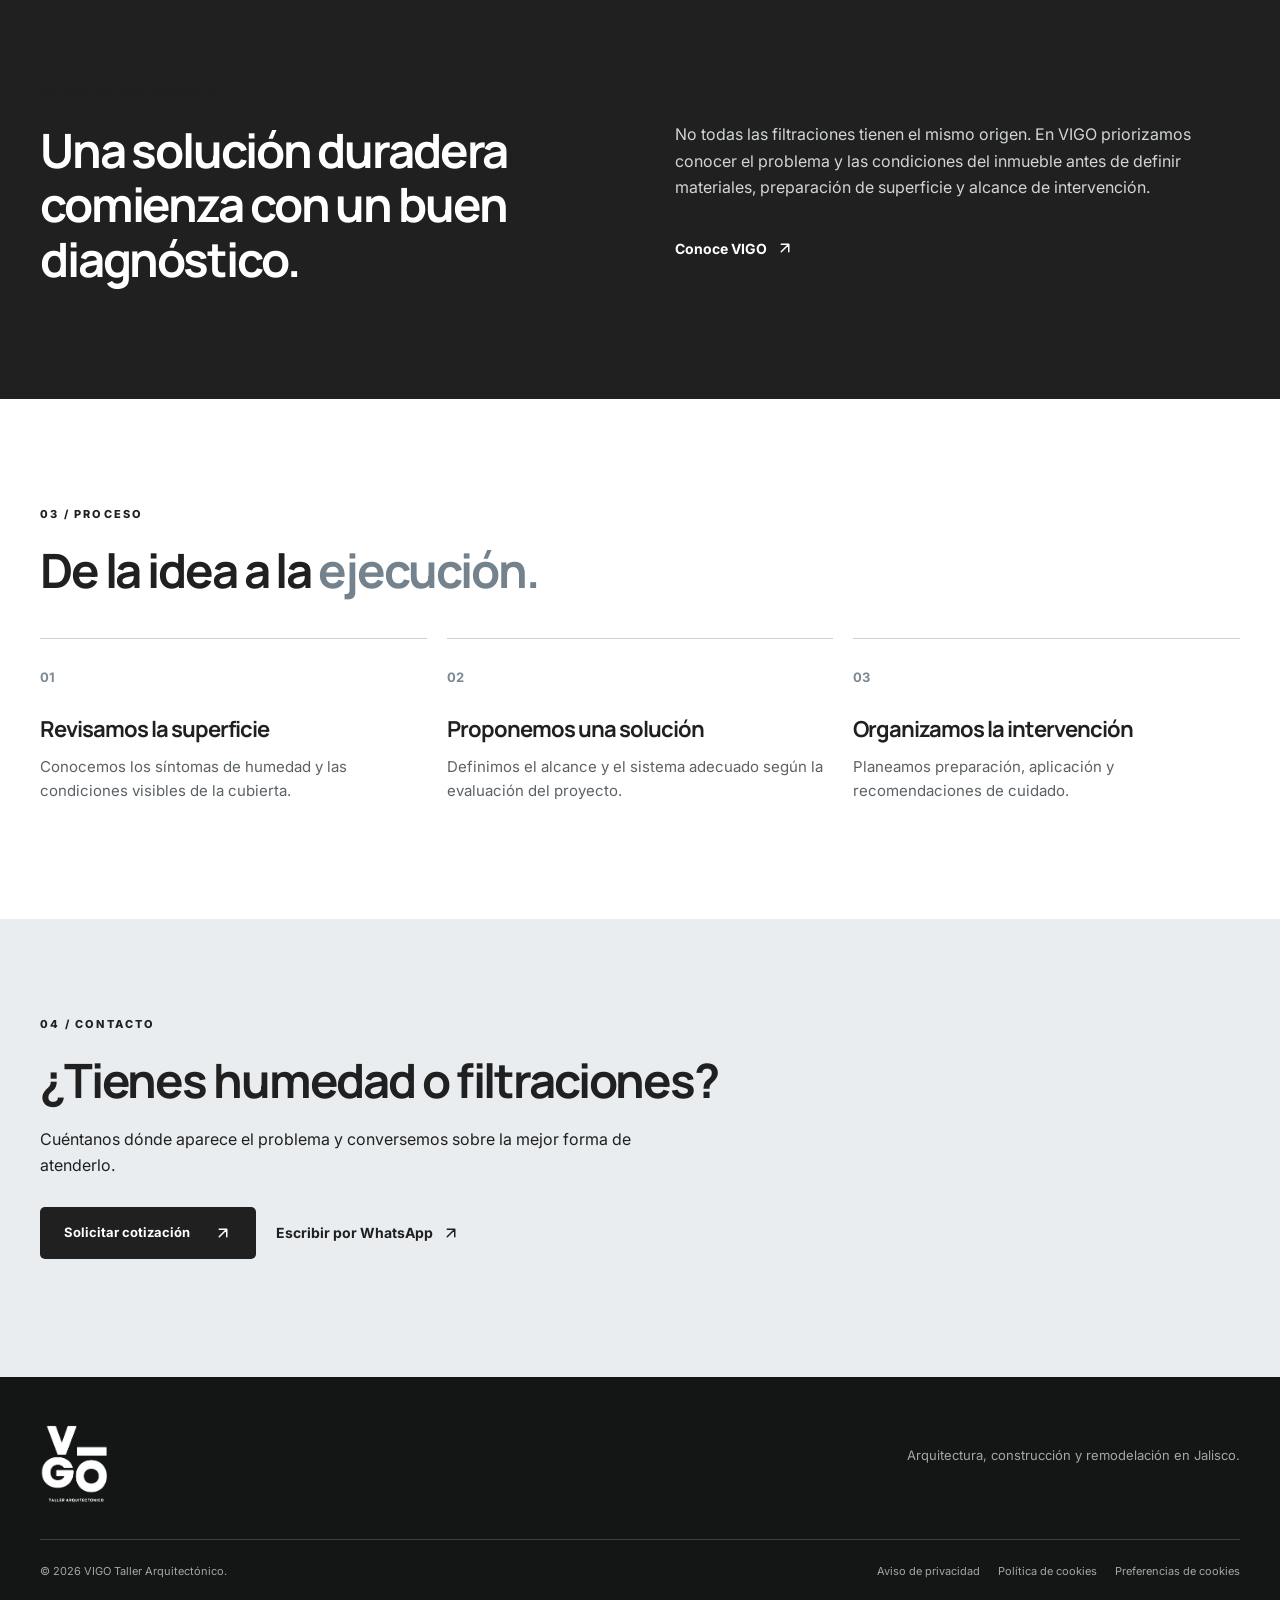
<file: servicios/impermeabilizacion.html>
<!doctype html>
<html lang="es-MX">
<head>
<meta charset="utf-8"><meta name="viewport" content="width=device-width,initial-scale=1">
<meta name="theme-color" content="#202020">
<meta name="description" content="Soluciones de impermeabilización para azoteas, terrazas y cubiertas en Jalisco. Conoce el enfoque de VIGO Taller Arquitectónico.">
<title>Impermeabilización de azoteas y terrazas | VIGO Taller Arquitectónico</title>
<link rel="preconnect" href="https://fonts.googleapis.com"><link rel="preconnect" href="https://fonts.gstatic.com" crossorigin>
<link href="https://fonts.googleapis.com/css2?family=Inter:wght@400;500;600;700&family=Manrope:wght@400;500;600;700;800&display=swap" rel="stylesheet">
<link rel="stylesheet" href="../assets/css/styles.css"><link rel="stylesheet" href="../assets/css/landing.css">
<link rel="stylesheet" href="../assets/css/animaciones.css"><script src="../assets/js/main.js" defer></script><script src="../assets/js/animaciones.js" defer></script>
</head><body class="landing-page">
<a class="skip-link" href="#contenido">Saltar al contenido</a>
<header class="header"><div class="container nav">
<a class="brand" href="../index.html" aria-label="Volver al inicio de VIGO"><img class="brand-logo" src="../assets/img/vigo-logo-oscuro.png" alt="VIGO Taller Arquitectónico"></a>
<button class="menu-toggle" type="button" aria-label="Abrir menú" aria-controls="nav-links" aria-expanded="false">☰</button>
<nav id="nav-links" class="nav-links" aria-label="Navegación principal"><a href="../index.html#nosotros">Nosotros</a><a href="../index.html#servicios">Servicios</a><a href="../index.html#proyectos">Proyectos</a><a href="../index.html#contacto">Contacto</a><a class="btn btn-primary nav-cta" href="../index.html#contacto">Cotizar proyecto <svg class="btn-arrow" width="18" height="18" viewBox="0 0 24 24" fill="none" stroke="currentColor" stroke-width="2" stroke-linecap="round" stroke-linejoin="round" aria-hidden="true"><path d="M7 17 17 7M7 7h10v10"/></svg></a></nav>
</div></header>
<main id="contenido">
<section class="landing-hero"><div class="container landing-hero-grid"><div class="landing-hero-copy"><span class="section-kicker">SERVICIOS / IMPERMEABILIZACIÓN</span><h1>Protege tus espacios desde <em>la cubierta.</em></h1><p>Atención a filtraciones y soluciones de impermeabilización para azoteas, terrazas y cubiertas, de acuerdo con las condiciones de cada inmueble.</p><div class="landing-actions"><a class="btn btn-primary" href="../index.html#contacto">Solicitar cotización <svg class="btn-arrow" width="18" height="18" viewBox="0 0 24 24" fill="none" stroke="currentColor" stroke-width="2" stroke-linecap="round" stroke-linejoin="round" aria-hidden="true"><path d="M7 17 17 7M7 7h10v10"/></svg></a><a class="landing-secondary" href="#soluciones">Conocer soluciones ↓</a></div><p class="landing-location">VIGO Taller Arquitectónico · Jalisco, México</p></div><div class="landing-hero-image" role="img" aria-label="Cubierta arquitectónica contemporánea, imagen ilustrativa" style="background-image:linear-gradient(130deg,#1820251a,#18202538),url('https://images.unsplash.com/photo-1635424710928-0544e8512eae?auto=format&fit=crop&w=1400&q=85')"></div></div></section>
<section class="landing-section" id="soluciones"><div class="container"><div class="landing-section-heading"><span class="section-kicker">01 / SOLUCIONES</span><h2>Protección pensada para <span>cada superficie.</span></h2><p>Antes de proponer un sistema, es importante revisar el estado de la superficie, sus pendientes y los puntos donde puede acumularse agua.</p></div><div class="landing-grid"><article class="landing-card landing-card--animated" tabindex="0" aria-label="Azoteas: activar animación"><span>01</span><div class="service-visual" aria-hidden="true"><svg viewBox="0 0 200 110" fill="none"><path class="service-stage service-stage--base" d="M15 76H185 M25 76V92H175V76 M35 28V45 M85 19V36 M145 28V45"/><path class="service-stage service-stage--middle" d="M15 70H185 M15 70L30 62H170L185 70"/><path class="service-stage service-stage--final" d="M45 32L40 48 M90 20L85 38 M150 31L145 48 M40 48L34 53 M85 38L79 43 M145 48L139 53"/></svg><div class="service-visual-labels"><span>LOSA</span><span>MEMBRANA</span><span>PROTECCIÓN</span></div></div><h3>Azoteas</h3><p>Revisión de superficies expuestas a lluvia y alternativas de impermeabilización según el estado de la cubierta.</p></article><article class="landing-card landing-card--animated" tabindex="0" aria-label="Terrazas y balcones: activar animación"><span>02</span><div class="service-visual" aria-hidden="true"><svg viewBox="0 0 200 110" fill="none"><path class="service-stage service-stage--base" d="M20 65H180 M32 65V92H168V65 M30 26V65 M170 26V65"/><path class="service-stage service-stage--middle" d="M20 62L180 62 M35 59H165 M35 59L45 54H155L165 59"/><path class="service-stage service-stage--final" d="M48 32L48 48L57 55 M100 26V44L109 51 M151 32V48L160 55"/></svg><div class="service-visual-labels"><span>SUPERFICIE</span><span>SELLADO</span><span>ESCURRIMIENTO</span></div></div><h3>Terrazas y balcones</h3><p>Atención a áreas exteriores que requieren protección frente a humedad y filtraciones.</p></article><article class="landing-card landing-card--animated" tabindex="0" aria-label="Mantenimiento preventivo: activar animación"><span>03</span><div class="service-visual" aria-hidden="true"><svg viewBox="0 0 200 110" fill="none"><path class="service-stage service-stage--base" d="M20 85H180 M35 45H165 M55 45V85 M115 45V85"/><path class="service-stage service-stage--middle" d="M84 45L92 58L84 68 M92 58L101 58 M100 45V85"/><path class="service-stage service-stage--final" d="M140 20A20 20 0 1 1 139.9 20 M132 40L139 47L153 31"/></svg><div class="service-visual-labels"><span>INSPECCIÓN</span><span>SELLADO</span><span>CUIDADO</span></div></div><h3>Mantenimiento preventivo</h3><p>Identificación de zonas vulnerables, juntas y detalles que conviene atender antes de que el daño avance.</p></article></div></div></section>
<section class="landing-band"><div class="container landing-band-grid"><div><span class="section-kicker">02 / NUESTRO ENFOQUE</span><h2>Una solución duradera comienza con un buen diagnóstico.</h2></div><div><p>No todas las filtraciones tienen el mismo origen. En VIGO priorizamos conocer el problema y las condiciones del inmueble antes de definir materiales, preparación de superficie y alcance de intervención.</p><a class="landing-text-link" href="../index.html#nosotros">Conoce VIGO <svg class="btn-arrow" width="18" height="18" viewBox="0 0 24 24" fill="none" stroke="currentColor" stroke-width="2" stroke-linecap="round" stroke-linejoin="round" aria-hidden="true"><path d="M7 17 17 7M7 7h10v10"/></svg></a></div></div></section>
<section class="landing-section"><div class="container"><div class="landing-section-heading"><span class="section-kicker">03 / PROCESO</span><h2>De la idea a la <span>ejecución.</span></h2></div><div class="landing-steps"><div><strong>01</strong><h3>Revisamos la superficie</h3><p>Conocemos los síntomas de humedad y las condiciones visibles de la cubierta.</p></div><div><strong>02</strong><h3>Proponemos una solución</h3><p>Definimos el alcance y el sistema adecuado según la evaluación del proyecto.</p></div><div><strong>03</strong><h3>Organizamos la intervención</h3><p>Planeamos preparación, aplicación y recomendaciones de cuidado.</p></div></div></div></section>
<section class="landing-cta"><div class="container"><span class="section-kicker">04 / CONTACTO</span><h2>¿Tienes humedad o filtraciones?</h2><p>Cuéntanos dónde aparece el problema y conversemos sobre la mejor forma de atenderlo.</p><div class="landing-actions"><a class="btn btn-primary" href="../index.html#contacto">Solicitar cotización <svg class="btn-arrow" width="18" height="18" viewBox="0 0 24 24" fill="none" stroke="currentColor" stroke-width="2" stroke-linecap="round" stroke-linejoin="round" aria-hidden="true"><path d="M7 17 17 7M7 7h10v10"/></svg></a><a class="landing-secondary" href="https://wa.me/523312475907" target="_blank" rel="noopener noreferrer">Escribir por WhatsApp <svg class="btn-arrow" width="18" height="18" viewBox="0 0 24 24" fill="none" stroke="currentColor" stroke-width="2" stroke-linecap="round" stroke-linejoin="round" aria-hidden="true"><path d="M7 17 17 7M7 7h10v10"/></svg></a></div></div></section>
</main><footer class="footer"><div class="container footer-top"><a class="brand footer-brand" href="../index.html"><img class="brand-logo" src="../assets/img/vigo-logo-blanco.png" alt="VIGO Taller Arquitectónico"></a><p>Arquitectura, construcción y remodelación en Jalisco.</p></div><div class="container footer-bottom"><span>© <span id="year">2026</span> VIGO Taller Arquitectónico.</span><div><a href="../legal/privacidad.html">Aviso de privacidad</a><a href="../legal/cookies.html">Política de cookies</a><button type="button" id="cookie-settings">Preferencias de cookies</button></div></div></footer>
</body></html>
</file>
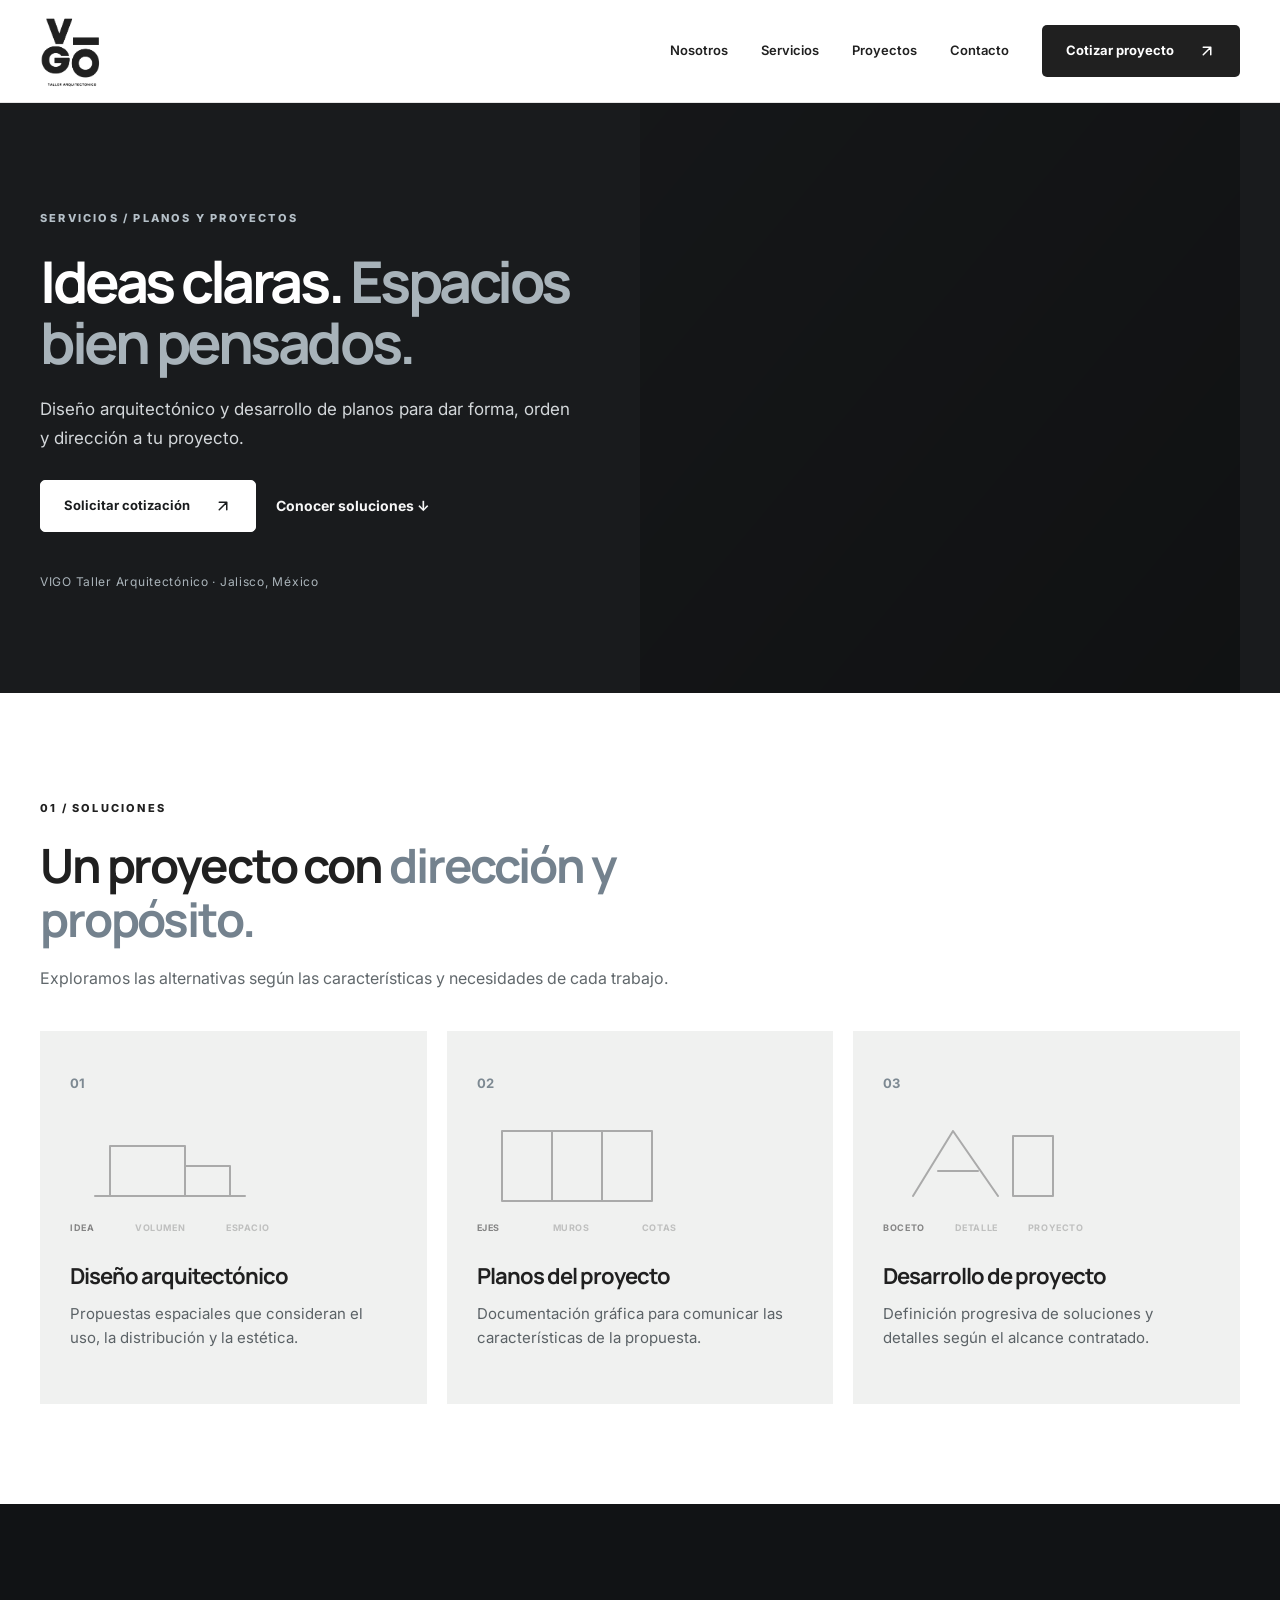
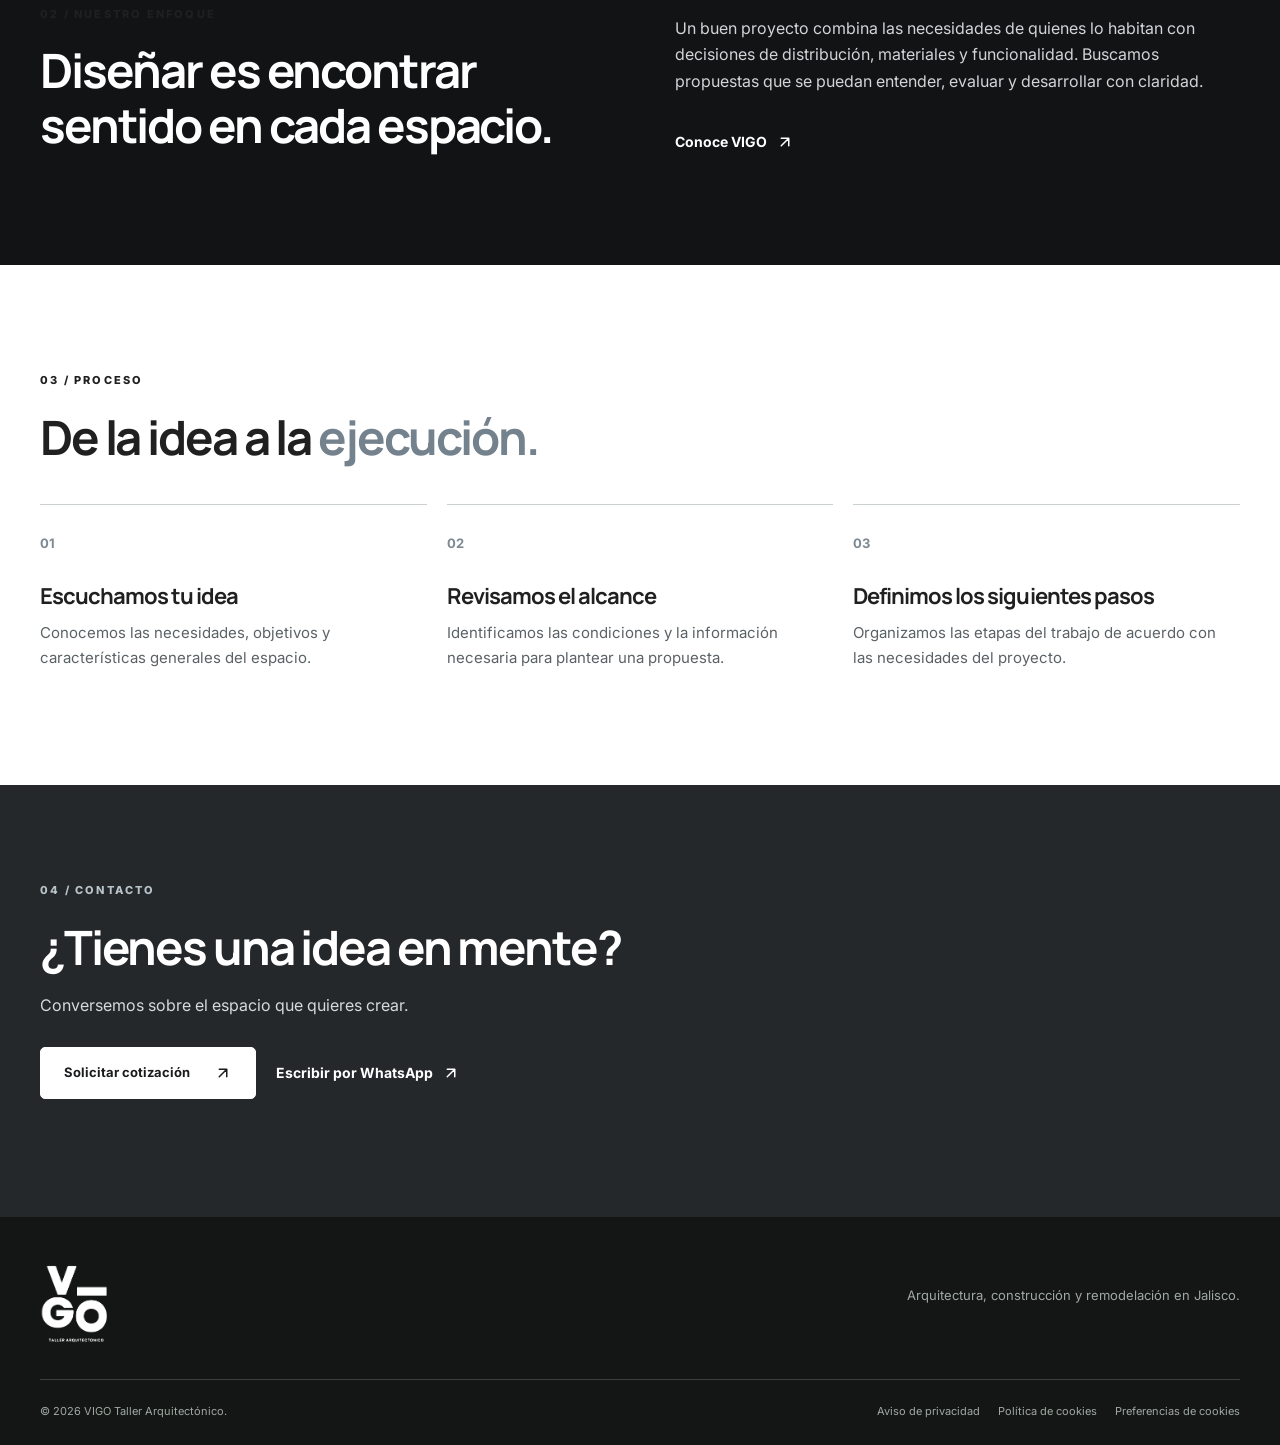
<file: servicios/planos.html>
<!doctype html>
<html lang="es-MX">
<head>
<meta charset="utf-8"><meta name="viewport" content="width=device-width,initial-scale=1">
<meta name="theme-color" content="#202020">
<meta name="description" content="Diseño arquitectónico, planos y proyectos para viviendas y espacios comerciales en Jalisco con VIGO Taller Arquitectónico.">
<title>Planos y proyectos | VIGO Taller Arquitectónico</title>
<link rel="preconnect" href="https://fonts.googleapis.com"><link rel="preconnect" href="https://fonts.gstatic.com" crossorigin>
<link href="https://fonts.googleapis.com/css2?family=Inter:wght@400;500;600;700&family=Manrope:wght@400;500;600;700;800&display=swap" rel="stylesheet">
<link rel="stylesheet" href="../assets/css/styles.css"><link rel="stylesheet" href="../assets/css/landing.css">
<link rel="stylesheet" href="../assets/css/landing-dark.css"><link rel="stylesheet" href="../assets/css/animaciones.css"><script src="../assets/js/main.js" defer></script><script src="../assets/js/animaciones.js" defer></script>
</head><body class="landing-page landing-page--dark">
<a class="skip-link" href="#contenido">Saltar al contenido</a>
<header class="header"><div class="container nav">
<a class="brand" href="../index.html" aria-label="Volver al inicio de VIGO"><img class="brand-logo" src="../assets/img/vigo-logo-oscuro.png" alt="VIGO Taller Arquitectónico"></a>
<button class="menu-toggle" type="button" aria-label="Abrir menú" aria-controls="nav-links" aria-expanded="false">☰</button>
<nav id="nav-links" class="nav-links" aria-label="Navegación principal"><a href="../index.html#nosotros">Nosotros</a><a href="../index.html#servicios">Servicios</a><a href="../index.html#proyectos">Proyectos</a><a href="../index.html#contacto">Contacto</a><a class="btn btn-primary nav-cta" href="../index.html#contacto">Cotizar proyecto <svg class="btn-arrow" width="18" height="18" viewBox="0 0 24 24" fill="none" stroke="currentColor" stroke-width="2" stroke-linecap="round" stroke-linejoin="round" aria-hidden="true"><path d="M7 17 17 7M7 7h10v10"/></svg></a></nav>
</div></header>
<main id="contenido">
<section class="landing-hero"><div class="container landing-hero-grid"><div class="landing-hero-copy"><span class="section-kicker">SERVICIOS / PLANOS Y PROYECTOS</span><h1>Ideas claras. <em>Espacios bien pensados.</em></h1><p>Diseño arquitectónico y desarrollo de planos para dar forma, orden y dirección a tu proyecto.</p><div class="landing-actions"><a class="btn btn-primary" href="../index.html#contacto">Solicitar cotización <svg class="btn-arrow" width="18" height="18" viewBox="0 0 24 24" fill="none" stroke="currentColor" stroke-width="2" stroke-linecap="round" stroke-linejoin="round" aria-hidden="true"><path d="M7 17 17 7M7 7h10v10"/></svg></a><a class="landing-secondary" href="#soluciones">Conocer soluciones ↓</a></div><p class="landing-location">VIGO Taller Arquitectónico · Jalisco, México</p></div><div class="landing-hero-image" role="img" aria-label="Imagen ilustrativa de planos y proyectos" style="background-image:linear-gradient(130deg,rgba(0,0,0,.16),rgba(0,0,0,.35)),url('https://images.unsplash.com/photo-1503387762-592deb58ef4e?auto=format&fit=crop&w=1400&q=85')"></div></div></section>
<section class="landing-section" id="soluciones"><div class="container"><div class="landing-section-heading"><span class="section-kicker">01 / SOLUCIONES</span><h2>Un proyecto con <span>dirección y propósito.</span></h2><p>Exploramos las alternativas según las características y necesidades de cada trabajo.</p></div><div class="landing-grid"><article class="landing-card landing-card--animated" tabindex="0" aria-label="Diseño arquitectónico: activar animación"><span>01</span><div class="service-visual" aria-hidden="true"><svg viewBox="0 0 200 110" fill="none"><path class="service-stage service-stage--base" d="M25 85H175 M40 85V35H115V85 M115 55H160V85"/><path class="service-stage service-stage--middle" d="M40 35L78 15L115 35 M115 55L137 35L160 55 M78 15V65"/><path class="service-stage service-stage--final" d="M60 85V55H90V85 M128 67H147V80H128Z"/></svg><div class="service-visual-labels"><span>IDEA</span><span>VOLUMEN</span><span>ESPACIO</span></div></div><h3>Diseño arquitectónico</h3><p>Propuestas espaciales que consideran el uso, la distribución y la estética.</p></article><article class="landing-card landing-card--animated" tabindex="0" aria-label="Planos del proyecto: activar animación"><span>02</span><div class="service-visual" aria-hidden="true"><svg viewBox="0 0 200 110" fill="none"><path class="service-stage service-stage--base" d="M25 20H175V90H25Z M75 20V90 M125 20V90"/><path class="service-stage service-stage--middle" d="M25 55H125 M75 55V90 M125 42H175 M145 42V90"/><path class="service-stage service-stage--final" d="M20 10H180 M20 7V13 M180 7V13 M10 20V90 M7 20H13 M7 90H13"/></svg><div class="service-visual-labels"><span>EJES</span><span>MUROS</span><span>COTAS</span></div></div><h3>Planos del proyecto</h3><p>Documentación gráfica para comunicar las características de la propuesta.</p></article><article class="landing-card landing-card--animated" tabindex="0" aria-label="Desarrollo de proyecto: activar animación"><span>03</span><div class="service-visual" aria-hidden="true"><svg viewBox="0 0 200 110" fill="none"><path class="service-stage service-stage--base" d="M30 85L70 20L115 85 M55 60H95 M130 25H170V85H130Z"/><path class="service-stage service-stage--middle" d="M42 85H104 M70 20V85 M130 45H170 M145 45V85"/><path class="service-stage service-stage--final" d="M20 95H180 M145 25V45 M145 65H170"/></svg><div class="service-visual-labels"><span>BOCETO</span><span>DETALLE</span><span>PROYECTO</span></div></div><h3>Desarrollo de proyecto</h3><p>Definición progresiva de soluciones y detalles según el alcance contratado.</p></article></div></div></section>
<section class="landing-band"><div class="container landing-band-grid"><div><span class="section-kicker">02 / NUESTRO ENFOQUE</span><h2>Diseñar es encontrar sentido en cada espacio.</h2></div><div><p>Un buen proyecto combina las necesidades de quienes lo habitan con decisiones de distribución, materiales y funcionalidad. Buscamos propuestas que se puedan entender, evaluar y desarrollar con claridad.</p><a class="landing-text-link" href="../index.html#nosotros">Conoce VIGO <svg class="btn-arrow" width="18" height="18" viewBox="0 0 24 24" fill="none" stroke="currentColor" stroke-width="2" stroke-linecap="round" stroke-linejoin="round" aria-hidden="true"><path d="M7 17 17 7M7 7h10v10"/></svg></a></div></div></section>
<section class="landing-section"><div class="container"><div class="landing-section-heading"><span class="section-kicker">03 / PROCESO</span><h2>De la idea a la <span>ejecución.</span></h2></div><div class="landing-steps"><div><strong>01</strong><h3>Escuchamos tu idea</h3><p>Conocemos las necesidades, objetivos y características generales del espacio.</p></div><div><strong>02</strong><h3>Revisamos el alcance</h3><p>Identificamos las condiciones y la información necesaria para plantear una propuesta.</p></div><div><strong>03</strong><h3>Definimos los siguientes pasos</h3><p>Organizamos las etapas del trabajo de acuerdo con las necesidades del proyecto.</p></div></div></div></section>
<section class="landing-cta"><div class="container"><span class="section-kicker">04 / CONTACTO</span><h2>¿Tienes una idea en mente?</h2><p>Conversemos sobre el espacio que quieres crear.</p><div class="landing-actions"><a class="btn btn-primary" href="../index.html#contacto">Solicitar cotización <svg class="btn-arrow" width="18" height="18" viewBox="0 0 24 24" fill="none" stroke="currentColor" stroke-width="2" stroke-linecap="round" stroke-linejoin="round" aria-hidden="true"><path d="M7 17 17 7M7 7h10v10"/></svg></a><a class="landing-secondary" href="https://wa.me/523312475907" target="_blank" rel="noopener noreferrer">Escribir por WhatsApp <svg class="btn-arrow" width="18" height="18" viewBox="0 0 24 24" fill="none" stroke="currentColor" stroke-width="2" stroke-linecap="round" stroke-linejoin="round" aria-hidden="true"><path d="M7 17 17 7M7 7h10v10"/></svg></a></div></div></section>
</main><footer class="footer"><div class="container footer-top"><a class="brand footer-brand" href="../index.html"><img class="brand-logo" src="../assets/img/vigo-logo-blanco.png" alt="VIGO Taller Arquitectónico"></a><p>Arquitectura, construcción y remodelación en Jalisco.</p></div><div class="container footer-bottom"><span>© <span id="year">2026</span> VIGO Taller Arquitectónico.</span><div><a href="../legal/privacidad.html">Aviso de privacidad</a><a href="../legal/cookies.html">Política de cookies</a><button type="button" id="cookie-settings">Preferencias de cookies</button></div></div></footer>
</body></html>
</file>
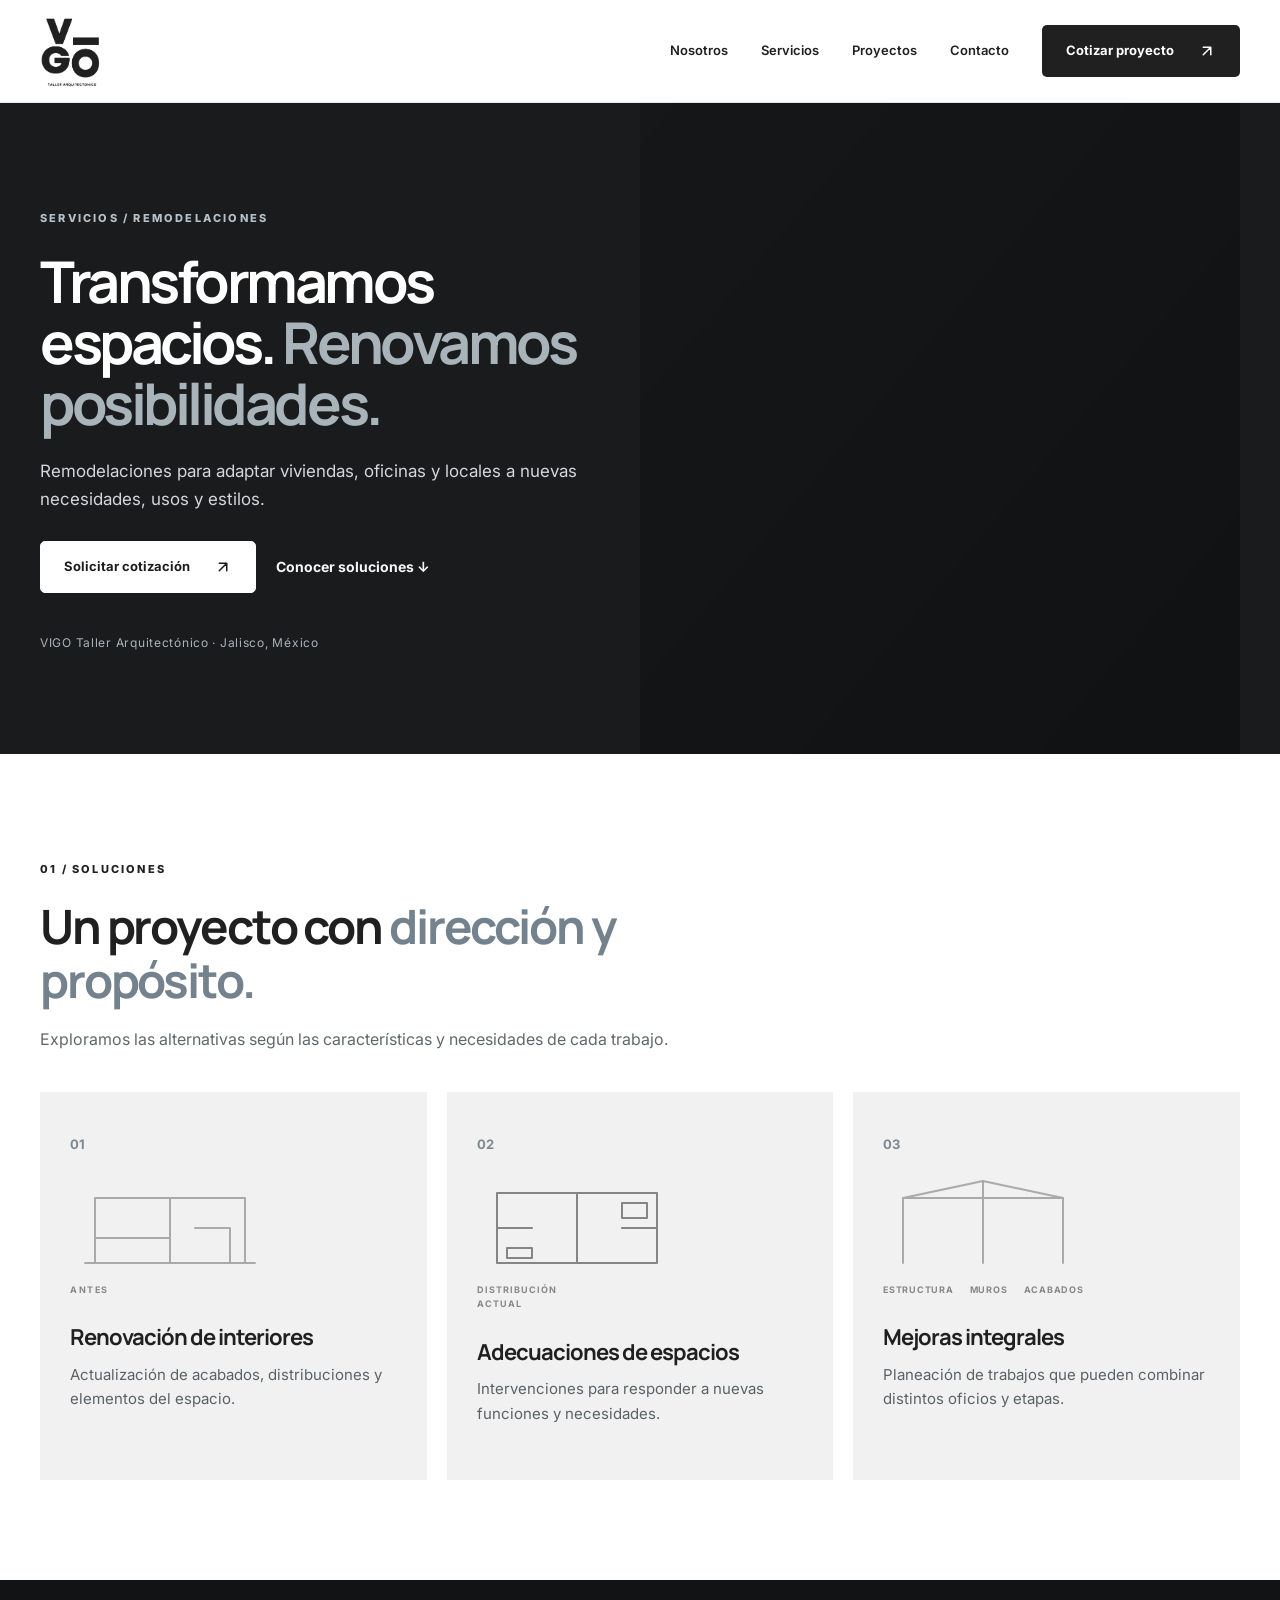
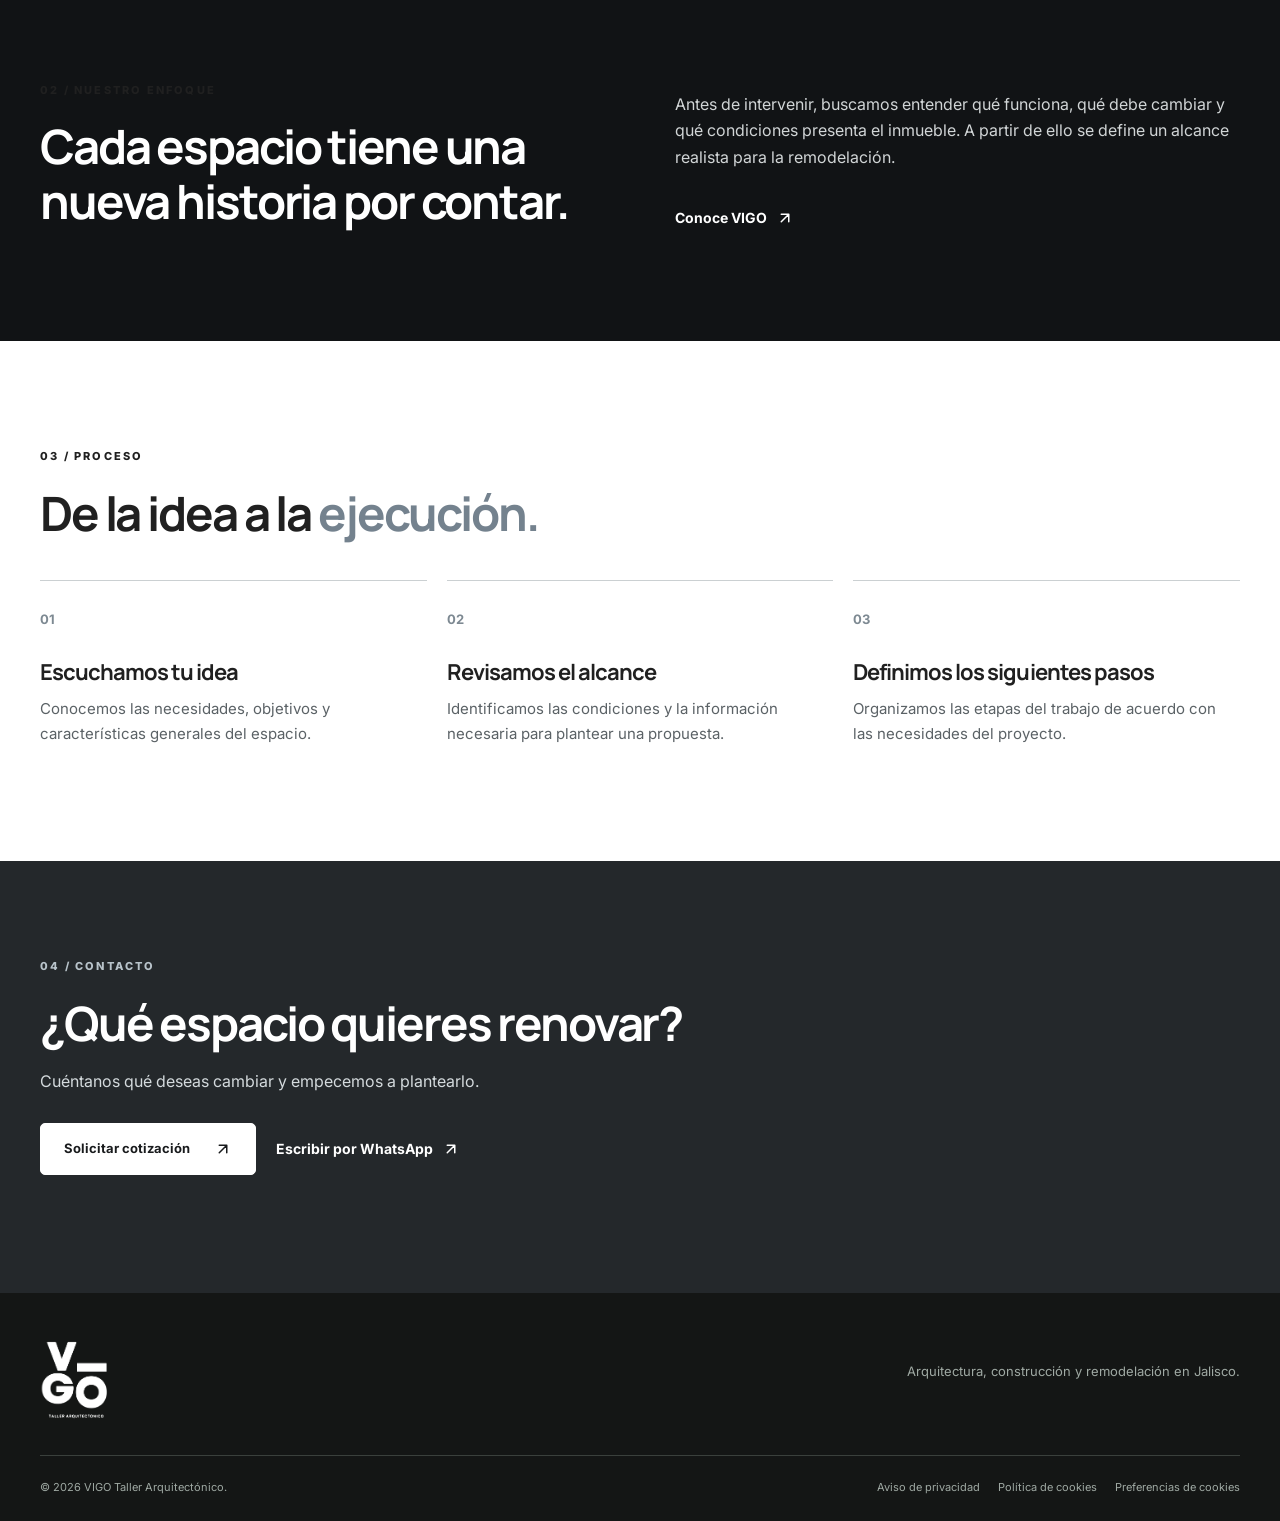
<file: servicios/remodelaciones.html>
<!doctype html>
<html lang="es-MX">
<head>
<meta charset="utf-8"><meta name="viewport" content="width=device-width,initial-scale=1">
<meta name="theme-color" content="#202020">
<meta name="description" content="Remodelaciones residenciales y comerciales en Jalisco. Conoce las soluciones de VIGO Taller Arquitectónico.">
<title>Remodelaciones | VIGO Taller Arquitectónico</title>
<link rel="preconnect" href="https://fonts.googleapis.com"><link rel="preconnect" href="https://fonts.gstatic.com" crossorigin>
<link href="https://fonts.googleapis.com/css2?family=Inter:wght@400;500;600;700&family=Manrope:wght@400;500;600;700;800&display=swap" rel="stylesheet">
<link rel="stylesheet" href="../assets/css/styles.css"><link rel="stylesheet" href="../assets/css/landing.css">
<link rel="stylesheet" href="../assets/css/landing-dark.css"><link rel="stylesheet" href="../assets/css/animaciones.css"><script src="../assets/js/main.js" defer></script><script src="../assets/js/animaciones.js" defer></script>
</head><body class="landing-page landing-page--dark">
<a class="skip-link" href="#contenido">Saltar al contenido</a>
<header class="header"><div class="container nav">
<a class="brand" href="../index.html" aria-label="Volver al inicio de VIGO"><img class="brand-logo" src="../assets/img/vigo-logo-oscuro.png" alt="VIGO Taller Arquitectónico"></a>
<button class="menu-toggle" type="button" aria-label="Abrir menú" aria-controls="nav-links" aria-expanded="false">☰</button>
<nav id="nav-links" class="nav-links" aria-label="Navegación principal"><a href="../index.html#nosotros">Nosotros</a><a href="../index.html#servicios">Servicios</a><a href="../index.html#proyectos">Proyectos</a><a href="../index.html#contacto">Contacto</a><a class="btn btn-primary nav-cta" href="../index.html#contacto">Cotizar proyecto <svg class="btn-arrow" width="18" height="18" viewBox="0 0 24 24" fill="none" stroke="currentColor" stroke-width="2" stroke-linecap="round" stroke-linejoin="round" aria-hidden="true"><path d="M7 17 17 7M7 7h10v10"/></svg></a></nav>
</div></header>
<main id="contenido">
<section class="landing-hero"><div class="container landing-hero-grid"><div class="landing-hero-copy"><span class="section-kicker">SERVICIOS / REMODELACIONES</span><h1>Transformamos espacios. <em>Renovamos posibilidades.</em></h1><p>Remodelaciones para adaptar viviendas, oficinas y locales a nuevas necesidades, usos y estilos.</p><div class="landing-actions"><a class="btn btn-primary" href="../index.html#contacto">Solicitar cotización <svg class="btn-arrow" width="18" height="18" viewBox="0 0 24 24" fill="none" stroke="currentColor" stroke-width="2" stroke-linecap="round" stroke-linejoin="round" aria-hidden="true"><path d="M7 17 17 7M7 7h10v10"/></svg></a><a class="landing-secondary" href="#soluciones">Conocer soluciones ↓</a></div><p class="landing-location">VIGO Taller Arquitectónico · Jalisco, México</p></div><div class="landing-hero-image" role="img" aria-label="Imagen ilustrativa de remodelaciones" style="background-image:linear-gradient(130deg,rgba(0,0,0,.16),rgba(0,0,0,.35)),url('https://images.unsplash.com/photo-1600607687920-4e2a09cf159d?auto=format&fit=crop&w=1400&q=85')"></div></div></section>
<section class="landing-section" id="soluciones"><div class="container"><div class="landing-section-heading"><span class="section-kicker">01 / SOLUCIONES</span><h2>Un proyecto con <span>dirección y propósito.</span></h2><p>Exploramos las alternativas según las características y necesidades de cada trabajo.</p></div><div class="landing-grid"><article class="landing-card landing-card--renovacion">
  <span>01</span>

  <div class="renovacion-visual" aria-hidden="true">
    <svg viewBox="0 0 200 110" fill="none">
      <path class="renovacion-base"
        d="M15 90 H185 M25 90 V25 H175 V90 M25 25 H175
           M100 25 V90 M25 65 H100 M125 55 H160 V90" />

      <path class="renovacion-nuevo"
        d="M35 35 H90 V60 H35 Z
           M45 45 H80
           M115 35 H165 V48 H115 Z
           M115 70 H165
           M125 70 V90 M155 70 V90
           M35 80 H85" />
    </svg>

    <div class="renovacion-etiqueta">
      <span>ANTES</span>
      <span>DESPUÉS</span>
    </div>
  </div>

  <h3>Renovación de interiores</h3>
  <p>Actualización de acabados, distribuciones y elementos del espacio.</p>
</article><article class="landing-card landing-card--adecuaciones">
  <span>02</span>

  <div class="adecuaciones-visual" aria-hidden="true">
    <svg viewBox="0 0 200 110" fill="none">
      <!-- Contorno del espacio -->
      <path class="adecuaciones-estructura"
        d="M20 20 H180 V90 H20 Z
           M20 55 H55
           M145 55 H180" />

      <!-- Muro que cambia de posición -->
      <path class="adecuaciones-muro"
        d="M100 20 V90" />

      <!-- Distribución renovada -->
      <path class="adecuaciones-nueva"
        d="M65 20 V65 H135 V90
           M65 45 H135" />

      <!-- Elementos interiores -->
      <path class="adecuaciones-detalles"
        d="M30 75 H55 V85 H30 Z
           M145 30 H170 V45 H145 Z" />
    </svg>

    <div class="adecuaciones-etiqueta">
      <span>DISTRIBUCIÓN ACTUAL</span>
      <span>NUEVA DISTRIBUCIÓN</span>
    </div>
  </div>

  <h3>Adecuaciones de espacios</h3>
  <p>Intervenciones para responder a nuevas funciones y necesidades.</p>
</article><article class="landing-card landing-card--integrales">
  <span>03</span>

  <div class="integrales-visual" aria-hidden="true">
    <svg viewBox="0 0 200 110" fill="none">

      <!-- Etapa 1: estructura -->
      <path class="integrales-estructura"
        d="M20 90 V25 H180 V90
           M20 25 L100 8 L180 25
           M100 8 V90" />

      <!-- Etapa 2: muros -->
      <path class="integrales-muros"
        d="M35 90 V40 H85 V90
           M115 90 V40 H165 V90
           M35 65 H85
           M115 65 H165" />

      <!-- Etapa 3: acabados -->
      <path class="integrales-acabados"
        d="M45 48 H75 V58 H45 Z
           M125 48 H155 V58 H125 Z
           M90 90 V55 H110 V90
           M15 95 H185" />

    </svg>

    <div class="integrales-etiqueta">
      <span>ESTRUCTURA</span>
      <span>MUROS</span>
      <span>ACABADOS</span>
    </div>
  </div>

  <h3>Mejoras integrales</h3>
  <p>Planeación de trabajos que pueden combinar distintos oficios y etapas.</p>
</article></div></div></section>
<section class="landing-band"><div class="container landing-band-grid"><div><span class="section-kicker">02 / NUESTRO ENFOQUE</span><h2>Cada espacio tiene una nueva historia por contar.</h2></div><div><p>Antes de intervenir, buscamos entender qué funciona, qué debe cambiar y qué condiciones presenta el inmueble. A partir de ello se define un alcance realista para la remodelación.</p><a class="landing-text-link" href="../index.html#nosotros">Conoce VIGO <svg class="btn-arrow" width="18" height="18" viewBox="0 0 24 24" fill="none" stroke="currentColor" stroke-width="2" stroke-linecap="round" stroke-linejoin="round" aria-hidden="true"><path d="M7 17 17 7M7 7h10v10"/></svg></a></div></div></section>
<section class="landing-section"><div class="container"><div class="landing-section-heading"><span class="section-kicker">03 / PROCESO</span><h2>De la idea a la <span>ejecución.</span></h2></div><div class="landing-steps"><div><strong>01</strong><h3>Escuchamos tu idea</h3><p>Conocemos las necesidades, objetivos y características generales del espacio.</p></div><div><strong>02</strong><h3>Revisamos el alcance</h3><p>Identificamos las condiciones y la información necesaria para plantear una propuesta.</p></div><div><strong>03</strong><h3>Definimos los siguientes pasos</h3><p>Organizamos las etapas del trabajo de acuerdo con las necesidades del proyecto.</p></div></div></div></section>
<section class="landing-cta"><div class="container"><span class="section-kicker">04 / CONTACTO</span><h2>¿Qué espacio quieres renovar?</h2><p>Cuéntanos qué deseas cambiar y empecemos a plantearlo.</p><div class="landing-actions"><a class="btn btn-primary" href="../index.html#contacto">Solicitar cotización <svg class="btn-arrow" width="18" height="18" viewBox="0 0 24 24" fill="none" stroke="currentColor" stroke-width="2" stroke-linecap="round" stroke-linejoin="round" aria-hidden="true"><path d="M7 17 17 7M7 7h10v10"/></svg></a><a class="landing-secondary" href="https://wa.me/523312475907" target="_blank" rel="noopener noreferrer">Escribir por WhatsApp <svg class="btn-arrow" width="18" height="18" viewBox="0 0 24 24" fill="none" stroke="currentColor" stroke-width="2" stroke-linecap="round" stroke-linejoin="round" aria-hidden="true"><path d="M7 17 17 7M7 7h10v10"/></svg></a></div></div></section>
</main><footer class="footer"><div class="container footer-top"><a class="brand footer-brand" href="../index.html"><img class="brand-logo" src="../assets/img/vigo-logo-blanco.png" alt="VIGO Taller Arquitectónico"></a><p>Arquitectura, construcción y remodelación en Jalisco.</p></div><div class="container footer-bottom"><span>© <span id="year">2026</span> VIGO Taller Arquitectónico.</span><div><a href="../legal/privacidad.html">Aviso de privacidad</a><a href="../legal/cookies.html">Política de cookies</a><button type="button" id="cookie-settings">Preferencias de cookies</button></div></div></footer>
</body></html>
</file>
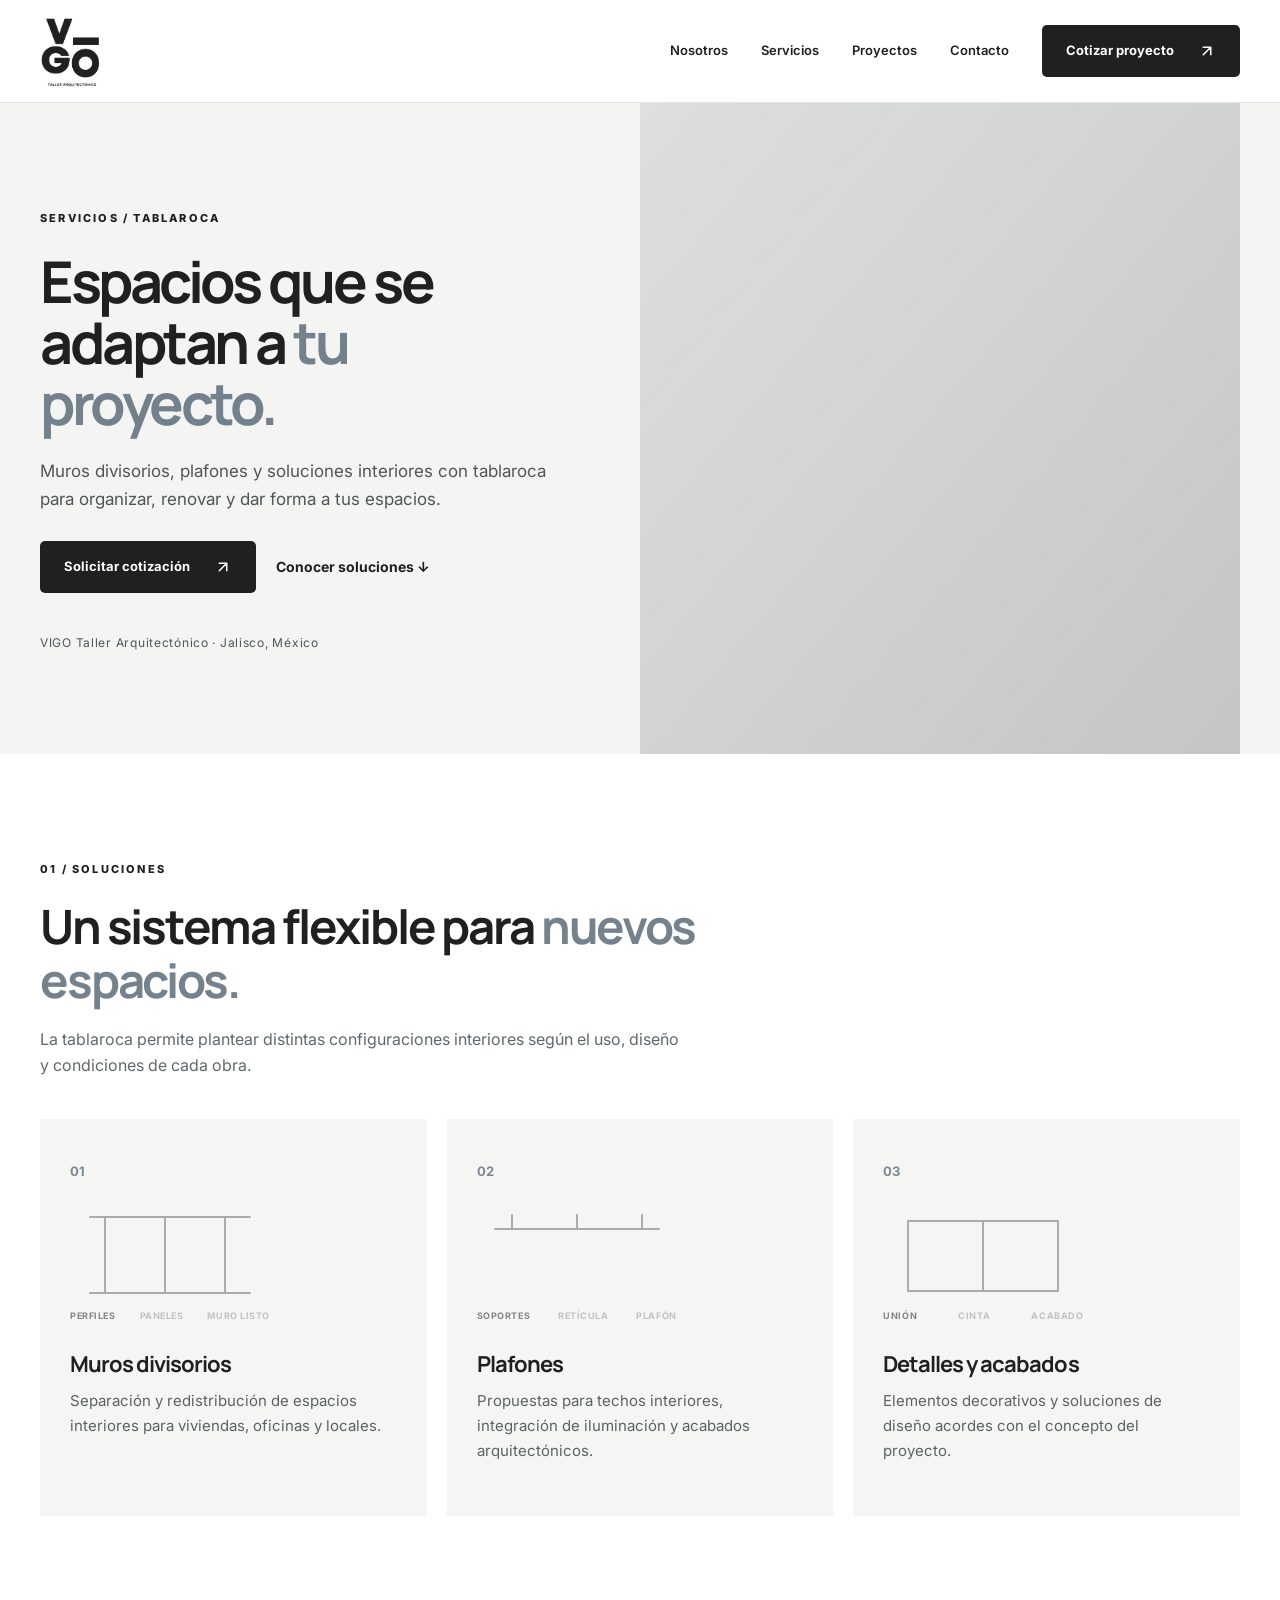
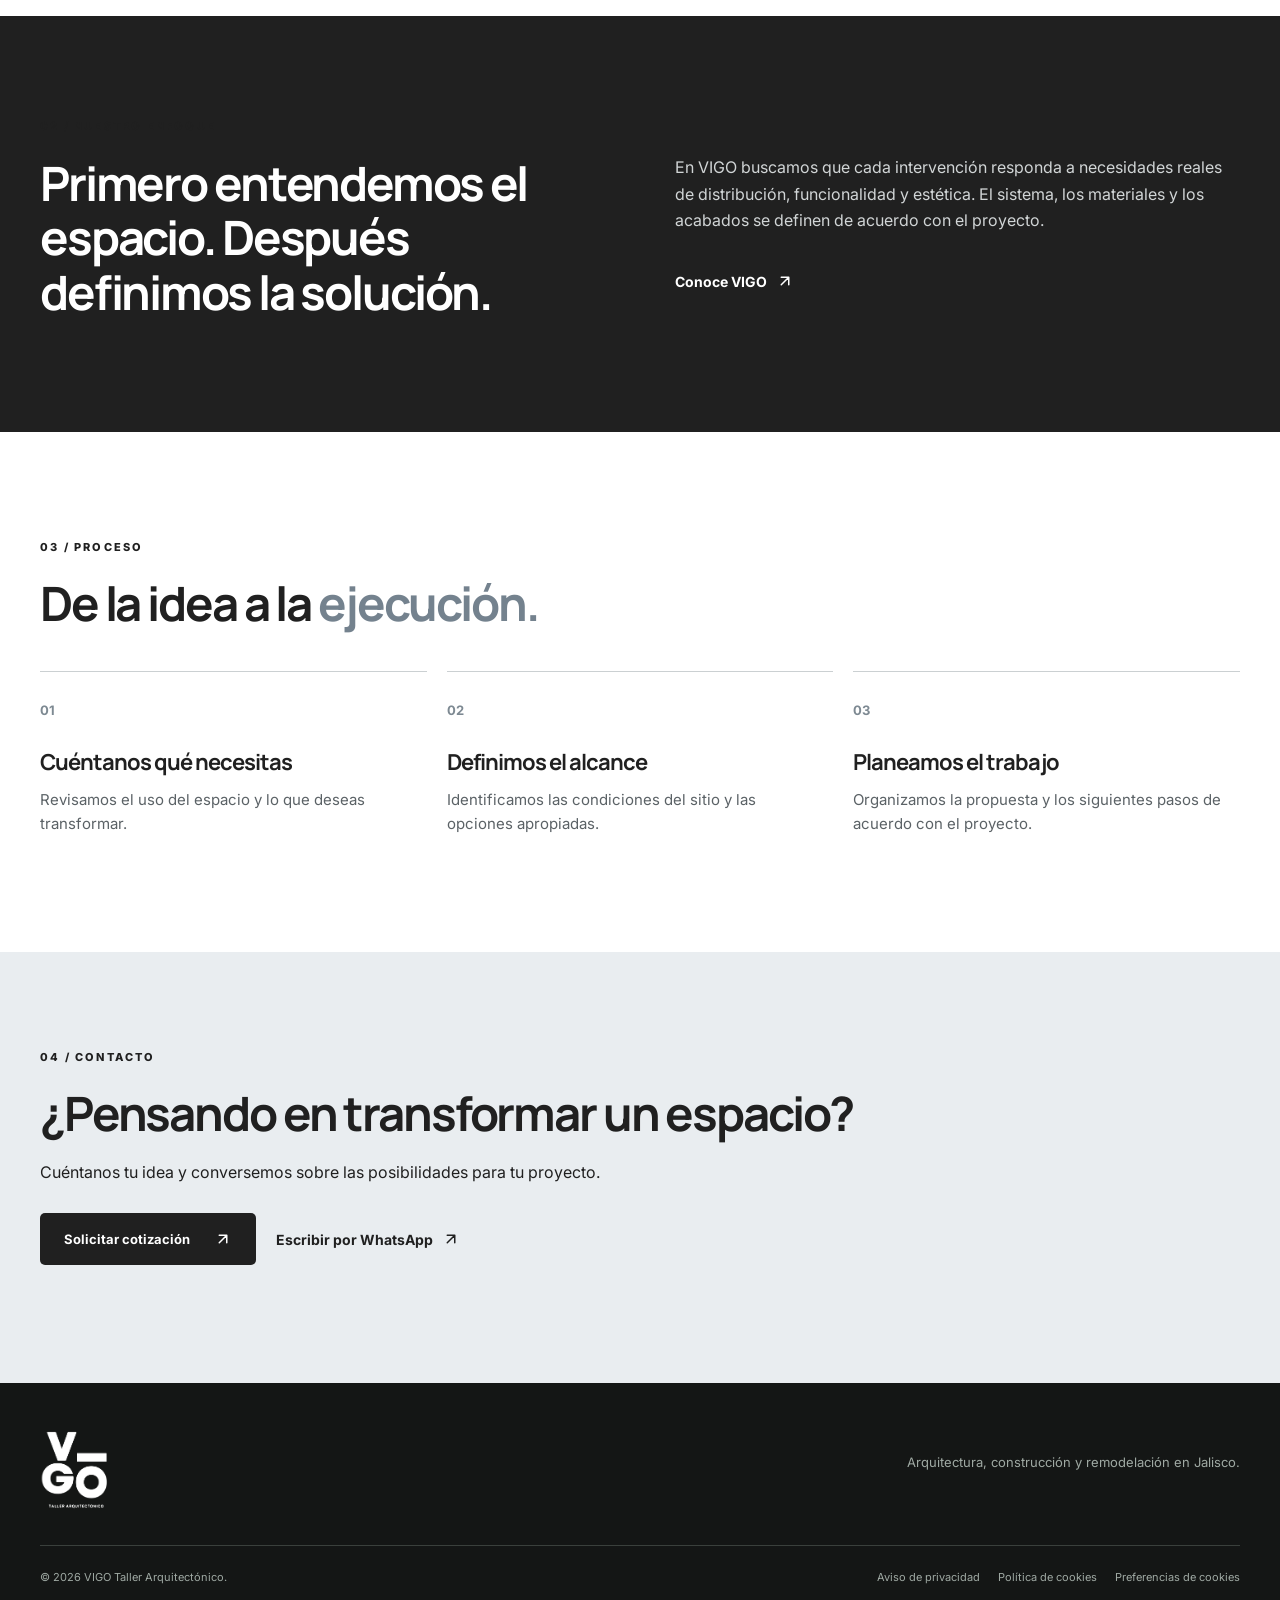
<file: servicios/tablaroca.html>
<!doctype html>
<html lang="es-MX">
<head>
<meta charset="utf-8"><meta name="viewport" content="width=device-width,initial-scale=1">
<meta name="theme-color" content="#202020">
<meta name="description" content="Soluciones de tablaroca para muros, plafones y divisiones en proyectos residenciales y comerciales en Jalisco. Conoce las opciones de VIGO Taller Arquitectónico.">
<title>Tablaroca: muros y plafones | VIGO Taller Arquitectónico</title>
<link rel="preconnect" href="https://fonts.googleapis.com"><link rel="preconnect" href="https://fonts.gstatic.com" crossorigin>
<link href="https://fonts.googleapis.com/css2?family=Inter:wght@400;500;600;700&family=Manrope:wght@400;500;600;700;800&display=swap" rel="stylesheet">
<link rel="stylesheet" href="../assets/css/styles.css"><link rel="stylesheet" href="../assets/css/landing.css">
<link rel="stylesheet" href="../assets/css/animaciones.css"><script src="../assets/js/main.js" defer></script><script src="../assets/js/animaciones.js" defer></script>
</head><body class="landing-page">
<a class="skip-link" href="#contenido">Saltar al contenido</a>
<header class="header"><div class="container nav">
<a class="brand" href="../index.html" aria-label="Volver al inicio de VIGO"><img class="brand-logo" src="../assets/img/vigo-logo-oscuro.png" alt="VIGO Taller Arquitectónico"></a>
<button class="menu-toggle" type="button" aria-label="Abrir menú" aria-controls="nav-links" aria-expanded="false">☰</button>
<nav id="nav-links" class="nav-links" aria-label="Navegación principal"><a href="../index.html#nosotros">Nosotros</a><a href="../index.html#servicios">Servicios</a><a href="../index.html#proyectos">Proyectos</a><a href="../index.html#contacto">Contacto</a><a class="btn btn-primary nav-cta" href="../index.html#contacto">Cotizar proyecto <svg class="btn-arrow" width="18" height="18" viewBox="0 0 24 24" fill="none" stroke="currentColor" stroke-width="2" stroke-linecap="round" stroke-linejoin="round" aria-hidden="true"><path d="M7 17 17 7M7 7h10v10"/></svg></a></nav>
</div></header>
<main id="contenido">
<section class="landing-hero"><div class="container landing-hero-grid"><div class="landing-hero-copy"><span class="section-kicker">SERVICIOS / TABLAROCA</span><h1>Espacios que se adaptan a <em>tu proyecto.</em></h1><p>Muros divisorios, plafones y soluciones interiores con tablaroca para organizar, renovar y dar forma a tus espacios.</p><div class="landing-actions"><a class="btn btn-primary" href="../index.html#contacto">Solicitar cotización <svg class="btn-arrow" width="18" height="18" viewBox="0 0 24 24" fill="none" stroke="currentColor" stroke-width="2" stroke-linecap="round" stroke-linejoin="round" aria-hidden="true"><path d="M7 17 17 7M7 7h10v10"/></svg></a><a class="landing-secondary" href="#soluciones">Conocer soluciones ↓</a></div><p class="landing-location">VIGO Taller Arquitectónico · Jalisco, México</p></div><div class="landing-hero-image" role="img" aria-label="Interior arquitectónico contemporáneo, imagen ilustrativa"></div></div></section>
<section class="landing-section" id="soluciones"><div class="container"><div class="landing-section-heading"><span class="section-kicker">01 / SOLUCIONES</span><h2>Un sistema flexible para <span>nuevos espacios.</span></h2><p>La tablaroca permite plantear distintas configuraciones interiores según el uso, diseño y condiciones de cada obra.</p></div><div class="landing-grid"><article class="landing-card landing-card--animated" tabindex="0" aria-label="Muros divisorios: activar animación"><span>01</span><div class="service-visual" aria-hidden="true"><svg viewBox="0 0 200 110" fill="none"><path class="service-stage service-stage--base" d="M20 94H180 M35 18V94 M95 18V94 M155 18V94 M20 18H180"/><path class="service-stage service-stage--middle" d="M35 18H95V94H35Z M95 18H155V94H95Z"/><path class="service-stage service-stage--final" d="M35 55H155 M46 32H83 M108 32H145"/></svg><div class="service-visual-labels"><span>PERFILES</span><span>PANELES</span><span>MURO LISTO</span></div></div><h3>Muros divisorios</h3><p>Separación y redistribución de espacios interiores para viviendas, oficinas y locales.</p></article><article class="landing-card landing-card--animated" tabindex="0" aria-label="Plafones: activar animación"><span>02</span><div class="service-visual" aria-hidden="true"><svg viewBox="0 0 200 110" fill="none"><path class="service-stage service-stage--base" d="M18 30H182 M35 16V30 M100 16V30 M165 16V30"/><path class="service-stage service-stage--middle" d="M18 30L36 72H164L182 30 M36 72H164 M68 30V72 M132 30V72"/><path class="service-stage service-stage--final" d="M36 72L48 84H152L164 72 M48 84H152"/></svg><div class="service-visual-labels"><span>SOPORTES</span><span>RETÍCULA</span><span>PLAFÓN</span></div></div><h3>Plafones</h3><p>Propuestas para techos interiores, integración de iluminación y acabados arquitectónicos.</p></article><article class="landing-card landing-card--animated" tabindex="0" aria-label="Detalles y acabados: activar animación"><span>03</span><div class="service-visual" aria-hidden="true"><svg viewBox="0 0 200 110" fill="none"><path class="service-stage service-stage--base" d="M25 22H175V92H25Z M100 22V92"/><path class="service-stage service-stage--middle" d="M93 22H107V92H93Z M30 46H170"/><path class="service-stage service-stage--final" d="M42 34H85 M115 34H158 M42 80H158"/></svg><div class="service-visual-labels"><span>UNIÓN</span><span>CINTA</span><span>ACABADO</span></div></div><h3>Detalles y acabados</h3><p>Elementos decorativos y soluciones de diseño acordes con el concepto del proyecto.</p></article></div></div></section>
<section class="landing-band"><div class="container landing-band-grid"><div><span class="section-kicker">02 / NUESTRO ENFOQUE</span><h2>Primero entendemos el espacio. Después definimos la solución.</h2></div><div><p>En VIGO buscamos que cada intervención responda a necesidades reales de distribución, funcionalidad y estética. El sistema, los materiales y los acabados se definen de acuerdo con el proyecto.</p><a class="landing-text-link" href="../index.html#nosotros">Conoce VIGO <svg class="btn-arrow" width="18" height="18" viewBox="0 0 24 24" fill="none" stroke="currentColor" stroke-width="2" stroke-linecap="round" stroke-linejoin="round" aria-hidden="true"><path d="M7 17 17 7M7 7h10v10"/></svg></a></div></div></section>
<section class="landing-section"><div class="container"><div class="landing-section-heading"><span class="section-kicker">03 / PROCESO</span><h2>De la idea a la <span>ejecución.</span></h2></div><div class="landing-steps"><div><strong>01</strong><h3>Cuéntanos qué necesitas</h3><p>Revisamos el uso del espacio y lo que deseas transformar.</p></div><div><strong>02</strong><h3>Definimos el alcance</h3><p>Identificamos las condiciones del sitio y las opciones apropiadas.</p></div><div><strong>03</strong><h3>Planeamos el trabajo</h3><p>Organizamos la propuesta y los siguientes pasos de acuerdo con el proyecto.</p></div></div></div></section>
<section class="landing-cta"><div class="container"><span class="section-kicker">04 / CONTACTO</span><h2>¿Pensando en transformar un espacio?</h2><p>Cuéntanos tu idea y conversemos sobre las posibilidades para tu proyecto.</p><div class="landing-actions"><a class="btn btn-primary" href="../index.html#contacto">Solicitar cotización <svg class="btn-arrow" width="18" height="18" viewBox="0 0 24 24" fill="none" stroke="currentColor" stroke-width="2" stroke-linecap="round" stroke-linejoin="round" aria-hidden="true"><path d="M7 17 17 7M7 7h10v10"/></svg></a><a class="landing-secondary" href="https://wa.me/523312475907" target="_blank" rel="noopener noreferrer">Escribir por WhatsApp <svg class="btn-arrow" width="18" height="18" viewBox="0 0 24 24" fill="none" stroke="currentColor" stroke-width="2" stroke-linecap="round" stroke-linejoin="round" aria-hidden="true"><path d="M7 17 17 7M7 7h10v10"/></svg></a></div></div></section>
</main><footer class="footer"><div class="container footer-top"><a class="brand footer-brand" href="../index.html"><img class="brand-logo" src="../assets/img/vigo-logo-blanco.png" alt="VIGO Taller Arquitectónico"></a><p>Arquitectura, construcción y remodelación en Jalisco.</p></div><div class="container footer-bottom"><span>© <span id="year">2026</span> VIGO Taller Arquitectónico.</span><div><a href="../legal/privacidad.html">Aviso de privacidad</a><a href="../legal/cookies.html">Política de cookies</a><button type="button" id="cookie-settings">Preferencias de cookies</button></div></div></footer>
</body></html>
</file>
<file: assets/css/styles.css>
/* Identidad visual centralizada: sin frameworks ni reglas no utilizadas. */
:root{--ink:#202020;--orange:#b5becb;--action:#202020;--olive:#aebbc5;--paper:#f4f4f3;--muted:#676b6c;--line:#dedfdf;--max:1200px}
*{box-sizing:border-box}html{scroll-behavior:smooth}body{margin:0;background:#fff;color:var(--ink);font:16px/1.65 Inter,Arial,sans-serif}h1,h2,h3,p{margin-top:0}h1,h2,h3{font-family:Manrope,Arial,sans-serif;line-height:1.15;letter-spacing:-.045em}a{color:inherit;text-decoration:none}button,input,select,textarea{font:inherit}button,a,input,select,textarea{outline-offset:3px}.container{width:min(var(--max),calc(100% - 64px));margin:auto}.section{padding:105px 0}.skip-link{position:absolute;top:-80px;left:12px;background:white;padding:12px;z-index:99}.skip-link:focus{top:12px}.header{position:absolute;z-index:10;width:100%;color:#202020;border-bottom:1px solid #20202025}.nav{height:92px;display:flex;align-items:center;justify-content:space-between}.brand{display:flex;align-items:center;gap:12px;font-family:Manrope,sans-serif;font-weight:800;line-height:1.05}.brand-mark{font-size:41px;letter-spacing:-.12em}.brand-mark span{color:var(--orange)}.brand-text{font-size:17px;letter-spacing:.08em}.brand-text small{display:block;font-size:9px;letter-spacing:.27em;margin-top:5px}.nav-links{display:flex;align-items:center;gap:33px;font-size:13px;font-weight:600}.nav-links>a:not(.btn):hover,.text-link:hover{color:#6e8292}.btn{display:inline-flex;align-items:center;justify-content:center;gap:24px;min-height:52px;padding:13px 23px;border:1px solid transparent;border-radius:5px;font-size:13px;font-weight:700;cursor:pointer;transition:background .2s,transform .2s}.btn:hover:not(:disabled){transform:translateY(-2px)}.btn-primary{background:var(--action);color:white}.btn-primary:hover:not(:disabled){background:#434343}.btn-outline{border-color:#20202080;color:#202020;background:transparent}.btn-dark{background:var(--ink);color:white}.btn:disabled{opacity:.5;cursor:not-allowed}.menu-toggle{display:none}.hero{position:relative;min-height:740px;min-height:90svh;display:flex;align-items:center;background:#e6e7e7;color:#202020;overflow:hidden}.hero-visual,.hero-shade{position:absolute;inset:0}.hero-visual{background:url("https://images.unsplash.com/photo-1600607687920-4e2a09cf159d?auto=format&fit=crop&w=2000&q=85") center/cover no-repeat}.hero-shade{background:linear-gradient(90deg,rgba(247,247,247,.97),rgba(245,245,245,.86) 43%,rgba(245,245,245,.06) 78%)}.hero-content{position:relative;z-index:1;padding-top:90px;padding-bottom:100px;box-sizing:border-box}.eyebrow,.section-kicker{font-size:11px;letter-spacing:.2em;font-weight:800}.eyebrow{color:#555b5e;display:flex;align-items:center;gap:12px}.eyebrow-line{width:28px;height:2px;background:var(--orange)}.hero h1{font-size:clamp(43px,5.3vw,76px);max-width:950px;margin:24px 0}.hero h1 em{color:var(--orange);font-style:normal}.hero p{max-width:560px;font-size:17px;color:#4d5254}.hero-actions{display:flex;flex-wrap:wrap;gap:12px;margin-top:30px}.hero-bottom{position:absolute;bottom:10px;left:max(32px,calc((100% - var(--max))/2));right:max(32px,calc((100% - var(--max))/2));display:flex;justify-content:space-between;font-size:10px;letter-spacing:.15em;color:#4b5154}.section-kicker{color:var(--action)}.intro-grid{display:grid;grid-template-columns:1.2fr 1fr;gap:12%}.intro h2,.section-head h2,.feature h2,.projects h2,.contact h2{font-size:clamp(36px,4.2vw,57px);margin:18px 0 0}.intro h2 span,.feature h2 span,.projects h2 span,.contact h2 span{color:#91a1ad}.intro-right{padding-top:45px}.intro-right p{color:#59625e;font-size:18px}.text-link{display:inline-flex;gap:24px;font-size:13px;font-weight:800;border-bottom:1px solid var(--ink);padding-bottom:10px;margin-top:18px}.services{background:var(--paper)}.section-head{display:flex;justify-content:space-between;align-items:end;gap:50px;margin-bottom:38px}.section-head p{max-width:360px;color:#5d6661}.dot{color:var(--action)}.feature-grid{display:grid;grid-template-columns:1fr 1fr;min-height:590px}.feature-photo{background:#d1d6d2 url("https://images.unsplash.com/photo-1600607687939-ce8a6c25118c?auto=format&fit=crop&w=1100&q=85") center/cover}.feature-copy{background:#e5ece6;padding:65px clamp(30px,5vw,80px);display:flex;flex-direction:column;align-items:flex-start}.feature-copy p{color:#56625a}.feature-steps{width:100%;margin:20px 0 35px}.feature-steps div{display:flex;gap:22px;border-bottom:1px solid #aabbb0;padding:15px 0;font-size:14px}.feature-steps b{color:var(--action)}.projects{background:#fff}.projects-placeholder{margin-top:35px;min-height:300px;border:1px dashed #b9c4bd;background:#f5f7f5;display:flex;align-items:center;justify-content:center;flex-direction:column;text-align:center;padding:30px}.projects-placeholder span{font-size:12px;font-weight:800;letter-spacing:.2em;color:var(--action)}.projects-placeholder p{max-width:420px;margin:12px 0 0;color:var(--muted)}.contact{background:var(--ink);color:white}.contact-grid{display:grid;grid-template-columns:1fr 1fr;gap:10%}.contact p{color:#c4cbc6;max-width:430px}.contact-note{border-left:2px solid var(--orange);padding-left:15px;font-size:13px;color:#d6b6a6;margin-top:35px}.quote-form{display:flex;flex-direction:column;gap:9px}.quote-form label{font-size:12px;font-weight:700}.quote-form input,.quote-form select,.quote-form textarea{background:#323634;border:1px solid #5d635e;border-radius:4px;color:white;padding:13px;margin-bottom:10px;width:100%}.quote-form input::placeholder,.quote-form textarea::placeholder{color:#b0b7b2}.quote-form .btn{align-self:flex-start}.form-help{font-size:11px!important}.footer{background:#141615;color:white;padding:45px 0 25px}.footer-top,.footer-bottom{display:flex;align-items:center;justify-content:space-between;gap:20px}.footer-top p{color:#9fa9a3;font-size:13px}.footer-bottom{border-top:1px solid #3a403c;margin-top:35px;padding-top:22px;color:#9fa9a3;font-size:11px}.footer-bottom div{display:flex;gap:18px;flex-wrap:wrap}.footer-bottom button{border:0;background:none;color:inherit;padding:0;cursor:pointer}.cookie-banner{position:fixed;bottom:20px;left:50%;transform:translateX(-50%);z-index:40;width:min(760px,calc(100% - 32px));padding:22px;background:white;color:var(--ink);border:1px solid var(--line);box-shadow:0 8px 45px #0003;border-radius:8px;display:flex;align-items:center;gap:25px}.cookie-banner[hidden]{display:none}.cookie-banner p{font-size:12px;color:var(--muted);margin:6px 0 0}.cookie-actions{display:flex;gap:8px;flex-shrink:0}.cookie-actions button{padding:10px 14px;border:1px solid #aeb8b0;background:white;border-radius:4px;cursor:pointer;font-size:12px}.cookie-actions button:last-child{background:var(--ink);color:white;border-color:var(--ink)}
@media(max-width:900px){.nav{height:76px}.menu-toggle{display:block;border:1px solid #ffffff77;background:transparent;color:white;padding:7px 12px;font-size:20px}.nav-links{display:none;position:absolute;top:76px;left:0;right:0;background:#202020;padding:22px 32px;flex-direction:column;align-items:stretch;gap:18px}.nav-links.open{display:flex}.intro-grid,.contact-grid{grid-template-columns:1fr;gap:25px}.intro-right{padding-top:0}.feature-grid{grid-template-columns:1fr}.feature-photo{min-height:390px}.section{padding:75px 0}}
@media(max-width:600px){.container{width:calc(100% - 36px)}.hero{min-height:700px;min-height:90svh}.hero-content{padding-top:100px}.hero h1{font-size:clamp(35px,9vw,47px)}.hero p{font-size:15px}.hero-bottom{left:18px;right:18px;font-size:8px}.section-head{display:block}.feature-copy{padding:50px 25px}.footer-top,.footer-bottom{align-items:flex-start;flex-direction:column}.cookie-banner{display:block}.cookie-actions{margin-top:14px}.intro h2,.section-head h2,.feature h2,.projects h2,.contact h2{font-size:36px}}
@media(prefers-reduced-motion:reduce){html{scroll-behavior:auto}*,*::before,*::after{transition:none!important;animation:none!important}}
.legal-page {
    padding-top: 35px;
    padding-bottom: 70px;
}


/* =========================================
   SERVICIOS — BLOQUES CLARO Y OSCURO
   ========================================= */

.services-block {
    width: 100%;
    padding: 80px 0;
}

.services-block.theme-light {
    background: #F4F4F3;
    color: #202020;
}

.services-block.theme-dark {
    background: #202020;
    color: #F3F6F6;
}

.theme-dark .section-head p {
    color: #C8CFCA;
}

.theme-dark .section-kicker {
    color: #BECAD4;
}

.services-photo-grid {
    display: grid;
    grid-template-columns: repeat(3, minmax(0, 1fr));
    gap: 24px;
    width: 100%;
}

/* Tarjetas fotográficas */

.service-photo-card {
    position: relative;
    width: 100%;
    min-width: 0;
    min-height: 440px;
    overflow: hidden;
    border-radius: 6px;
    isolation: isolate;
    background: #384039;
    color: #FFFFFF;
}

.service-photo {
    position: absolute;
    inset: 0;
    z-index: -2;
    background-size: cover;
    background-position: center;
    transition: transform 0.5s ease;
}

.service-photo-card::after {
    content: "";
    position: absolute;
    inset: 0;
    z-index: -1;
    background: linear-gradient(
        180deg,
        rgba(0, 0, 0, 0.05) 20%,
        rgba(0, 0, 0, 0.85) 100%
    );
}

.service-photo-card:hover .service-photo {
    transform: scale(1.06);
}

.service-photo-content {
    position: absolute;
    inset: auto 0 0;
    width: 100%;
    padding: 25px;
}

.service-photo-content > span {
    font-size: 11px;
    letter-spacing: 2px;
    color: #E4B49A;
}

.service-photo-content h3 {
    font-size: clamp(19px, 1.7vw, 26px);
    margin: 12px 0;
    overflow-wrap: break-word;
    hyphens: auto;
}

.service-photo-content a {
    display: inline-block;
    color: #FFFFFF;
    font-size: 13px;
    font-weight: 600;
    border-bottom: 1px solid #BECAD4;
    padding-bottom: 5px;
}

.service-photo-content a:hover {
    color: #BECAD4;
}

/* Fotografías provisionales */

.service-photo--tablaroca {
    background-image: url("https://images.unsplash.com/photo-1503387762-592deb58ef4e?auto=format&fit=crop&w=900&q=85");
}

.service-photo--impermeabilizacion {
    background-image: url("https://images.unsplash.com/photo-1487958449943-2429e8be8625?auto=format&fit=crop&w=900&q=85");
}

.service-photo--demoliciones {
    background-image: url("https://images.unsplash.com/photo-1504307651254-35680f356dfd?auto=format&fit=crop&w=900&q=85");
}

.service-photo--cimentaciones {
    background-image: url("https://images.unsplash.com/photo-1517581177682-a085bb7ffb15?auto=format&fit=crop&w=900&q=85");
}

.service-photo--planos {
    background-image: url("https://images.unsplash.com/photo-1497366754035-f200968a6e72?auto=format&fit=crop&w=900&q=85");
}

.service-photo--remodelaciones {
    background-image: url("https://images.unsplash.com/photo-1600607687920-4e2a09cf159d?auto=format&fit=crop&w=900&q=85");
}

/* Adaptación responsive */

@media (max-width: 900px) {
    .services-photo-grid {
        grid-template-columns: repeat(2, minmax(0, 1fr));
    }

    .services-block {
        padding: 75px 0;
    }
}

@media (max-width: 600px) {
    .services-block .container {
        width: calc(100% - 36px);
    }

    .services-photo-grid {
        grid-template-columns: 1fr;
        gap: 18px;
    }

    .service-photo-card {
        min-height: 360px;
    }

    .service-photo-content h3 {
        font-size: 24px;
    }

    .services-block {
        padding: 60px 0;
    }
}
@media (prefers-reduced-motion: reduce) {
    .service-photo {
        transition: none;
    }
}

/* Corrección de distribución de servicios */

.services-block .container {
    width: min(1400px, calc(100% - 64px));
    margin-inline: auto;
}

.services-block .section-head {
    margin-bottom: 35px;
}
/* Identidad VIGO: logotipo extraído de referencia compartida; reemplazar por original cuando esté disponible. */
.brand-logo{display:block;width:94px;height:73px;object-fit:contain;object-position:left center}
.footer-brand .brand-logo{width:105px;height:82px}
.header .nav{height:102px}
.hero h1 em{color:#7f8990}
.services-block.theme-dark{background:#202020}
@media(max-width:900px){.header .nav{height:82px}.nav-links{top:82px}.nav-links a:not(.btn){color:white}.brand-logo{width:78px;height:61px}.menu-toggle{color:#202020;border-color:#20202070}}

/* Iconos SVG de flecha: visualizacion uniforme en iOS y escritorio */
.btn-arrow{display:inline-block;width:18px;height:18px;flex-shrink:0;vertical-align:middle;}
</file>
<file: assets/css/landing.css>
/* Estilos exclusivos de las landing pages de servicios */
.landing-page .header{position:relative;background:#fff;border-bottom:1px solid #e5e5e5}.landing-page .nav{min-height:92px}.landing-page .landing-hero{background:#f4f4f3}.landing-hero-grid{display:grid;grid-template-columns:1fr 1fr;min-height:590px;align-items:stretch}.landing-hero-copy{padding:100px 55px 90px 0;align-self:center}.landing-hero h1{font-size:clamp(42px,4.5vw,72px);line-height:1.06;letter-spacing:-.06em;margin:22px 0}.landing-hero h1 em{font-style:normal;color:#73818c}.landing-hero-copy>p{max-width:540px;color:#4f5558;font-size:17px}.landing-actions{display:flex;align-items:center;flex-wrap:wrap;gap:20px;margin:28px 0}.landing-secondary,.landing-text-link{display:inline-flex;align-items:center;gap:9px;font-size:14px;font-weight:700}.landing-location{font-size:12px!important;letter-spacing:.06em;margin-top:40px}.landing-hero-image{min-height:420px;background:linear-gradient(130deg,#1820251a,#18202538),url('https://images.unsplash.com/photo-1600607687939-ce8a6c25118c?auto=format&fit=crop&w=1400&q=85') center/cover}.landing-section{padding:100px 0}.landing-section-heading{max-width:770px;margin-bottom:40px}.landing-section-heading h2,.landing-band h2,.landing-cta h2{font-size:clamp(32px,3.7vw,54px);margin:18px 0}.landing-section-heading h2 span{color:#74828e}.landing-section-heading p{max-width:650px;color:#61686c}.landing-grid,.landing-steps{display:grid;grid-template-columns:repeat(3,minmax(0,1fr));gap:20px}.landing-card{background:#f5f5f3;padding:38px 30px;min-height:250px}.landing-card>span,.landing-steps strong{font-size:13px;font-weight:700;color:#7d8992}.landing-card h3,.landing-steps h3{font-size:22px;margin:28px 0 12px}.landing-card p,.landing-steps p{color:#5b6266;font-size:15px}.landing-band{background:#202020;color:#fff;padding:95px 0}.landing-band-grid{display:grid;grid-template-columns:1fr 1fr;gap:70px;align-items:center}.landing-band h2{max-width:610px}.landing-band p{color:#d1d5d6}.landing-text-link{color:#fff;margin-top:20px}.landing-steps>div{border-top:1px solid #cbd0d2;padding:24px 10px 0 0}.landing-cta{padding:90px 0;background:#e9edf0}.landing-cta p{max-width:650px}.landing-page .btn-arrow{display:inline-block;vertical-align:middle;flex-shrink:0}
@media(max-width:900px){.landing-hero-grid{grid-template-columns:1fr}.landing-hero-copy{padding:70px 0 50px}.landing-hero-image{min-height:340px}.landing-band-grid{gap:30px}.landing-grid,.landing-steps{grid-template-columns:1fr 1fr}.landing-section{padding:75px 0}}
@media(max-width:600px){.landing-page .container{width:calc(100% - 36px)}.landing-hero-copy{padding:54px 0 38px}.landing-hero h1{font-size:clamp(38px,10vw,50px)}.landing-hero-image{min-height:270px}.landing-grid,.landing-steps,.landing-band-grid{grid-template-columns:1fr}.landing-section{padding:65px 0}.landing-band{padding:65px 0}.landing-cta{padding:65px 0}.landing-card{min-height:0;padding:30px 24px}.landing-actions{align-items:flex-start}.landing-section-heading h2,.landing-band h2,.landing-cta h2{font-size:34px}}
</file>
<file: assets/css/landing-dark.css>
/* VIGO: contraste editorial oscuro para las landings 04-06 */
.landing-page--dark .landing-hero{background:#191b1d;color:#f8f8f7}
.landing-page--dark .landing-hero h1{color:#fff}
.landing-page--dark .landing-hero h1 em{color:#a8b3ba}
.landing-page--dark .landing-hero-copy>p{color:#d3d7da}
.landing-page--dark .landing-hero .section-kicker{color:#b5c0c8}
.landing-page--dark .landing-hero .landing-location{color:#aab4ba}
.landing-page--dark .landing-hero .landing-secondary{color:#f7f7f7}
.landing-page--dark .landing-hero .btn-primary{background:#fff;color:#1a1c1e;border-color:#fff}
.landing-page--dark .landing-hero .btn-primary:hover{background:#dfe4e7;border-color:#dfe4e7}
.landing-page--dark .landing-band{background:#111315}
.landing-page--dark .landing-cta{background:#24282b;color:#fff}
.landing-page--dark .landing-cta h2{color:#fff}
.landing-page--dark .landing-cta p{color:#d4dadd}
.landing-page--dark .landing-cta .section-kicker{color:#b8c3ca}
.landing-page--dark .landing-cta .landing-secondary{color:#fff}
.landing-page--dark .landing-cta .btn-primary{background:#fff;color:#191b1d;border-color:#fff}
.landing-page--dark .landing-cta .btn-primary:hover{background:#dfe4e7;border-color:#dfe4e7}
.landing-page--dark .landing-card{background:#f0f1f0}
</file>
<file: assets/css/animaciones.css>
/* VIGO | Animación: Renovación de interiores */

.landing-card--renovacion {
  position: relative;
  overflow: hidden;
  transition:
    background-color 0.45s ease,
    color 0.45s ease,
    transform 0.45s ease;
}

.landing-card--renovacion:hover {
  background-color: #202020;
  color: #fff;
  transform: translateY(-5px);
}

.renovacion-visual {
  margin: 16px 0 20px;
  max-width: 200px;
}

.renovacion-visual svg {
  display: block;
  width: 100%;
  height: auto;
}

.renovacion-base,
.renovacion-nuevo {
  stroke: #858585;
  stroke-width: 2;
  stroke-linecap: round;
  stroke-linejoin: round;
  transition: stroke 0.4s ease;
}

.renovacion-base {
  opacity: 0.65;
  transition:
    opacity 0.45s ease,
    stroke 0.45s ease;
}

.renovacion-nuevo {
  stroke-dasharray: 350;
  stroke-dashoffset: 350;
  transition:
    stroke-dashoffset 1.2s ease,
    stroke 0.4s ease;
}

.landing-card--renovacion:hover .renovacion-base {
  opacity: 0.25;
  stroke: #fff;
}

.landing-card--renovacion:hover .renovacion-nuevo {
  stroke: #fff;
  stroke-dashoffset: 0;
}

.renovacion-etiqueta {
  display: flex;
  justify-content: space-between;
  font-size: 9px;
  font-weight: 700;
  letter-spacing: 1.5px;
  color: #888;
}

.renovacion-etiqueta span:last-child {
  opacity: 0;
  transition: opacity 0.5s ease;
}

.landing-card--renovacion:hover
.renovacion-etiqueta span:last-child {
  opacity: 1;
  color: #fff;
}

@media (prefers-reduced-motion: reduce) {
  .landing-card--renovacion,
  .renovacion-base,
  .renovacion-nuevo,
  .renovacion-etiqueta span {
    transition: none;
  }
}


/* VIGO | Animación: Adecuaciones de espacios */

.landing-card--adecuaciones {
  position: relative;
  overflow: hidden;
  transition:
    background-color 0.45s ease,
    color 0.45s ease,
    transform 0.45s ease;
}

.landing-card--adecuaciones:hover {
  background-color: #202020;
  color: #fff;
  transform: translateY(-5px);
}

.adecuaciones-visual {
  margin: 16px 0 20px;
  max-width: 200px;
}

.adecuaciones-visual svg {
  display: block;
  width: 100%;
  height: auto;
}

.adecuaciones-estructura,
.adecuaciones-muro,
.adecuaciones-nueva,
.adecuaciones-detalles {
  fill: none;
  stroke: #858585;
  stroke-width: 2;
  stroke-linecap: round;
  stroke-linejoin: round;
}

.adecuaciones-estructura,
.adecuaciones-detalles {
  transition: stroke 0.45s ease;
}

/* El muro original se desplaza */
.adecuaciones-muro {
  transition:
    transform 0.9s ease,
    opacity 0.6s ease,
    stroke 0.45s ease;
}

/* La nueva distribución comienza oculta */
.adecuaciones-nueva {
  stroke-dasharray: 250;
  stroke-dashoffset: 250;
  transition:
    stroke-dashoffset 1.2s ease 0.2s,
    stroke 0.45s ease;
}

.landing-card--adecuaciones:hover
.adecuaciones-muro {
  transform: translateX(-35px);
  opacity: 0;
  stroke: #fff;
}

.landing-card--adecuaciones:hover
.adecuaciones-nueva {
  stroke-dashoffset: 0;
  stroke: #fff;
}

.landing-card--adecuaciones:hover
.adecuaciones-estructura,
.landing-card--adecuaciones:hover
.adecuaciones-detalles {
  stroke: #fff;
}

.adecuaciones-etiqueta {
  display: flex;
  justify-content: space-between;
  gap: 12px;
  font-size: 9px;
  font-weight: 700;
  letter-spacing: 1px;
  color: #888;
}

.adecuaciones-etiqueta span:last-child {
  opacity: 0;
  transition: opacity 0.5s ease;
}

.landing-card--adecuaciones:hover
.adecuaciones-etiqueta span:last-child {
  opacity: 1;
  color: #fff;
}

@media (prefers-reduced-motion: reduce) {
  .landing-card--adecuaciones,
  .adecuaciones-estructura,
  .adecuaciones-muro,
  .adecuaciones-nueva,
  .adecuaciones-detalles,
  .adecuaciones-etiqueta span {
    transition: none;
  }
}


/* VIGO | Animación: Mejoras integrales */

.landing-card--integrales {
  position: relative;
  overflow: hidden;
  transition:
    background-color 0.45s ease,
    color 0.45s ease,
    transform 0.45s ease;
}

.landing-card--integrales:hover {
  background-color: #202020;
  color: #fff;
  transform: translateY(-5px);
}

.integrales-visual {
  margin: 16px 0 20px;
  max-width: 200px;
}

.integrales-visual svg {
  display: block;
  width: 100%;
  height: auto;
}

.integrales-estructura,
.integrales-muros,
.integrales-acabados {
  fill: none;
  stroke: #858585;
  stroke-width: 2;
  stroke-linecap: round;
  stroke-linejoin: round;
}

/* Etapa 1: estructura visible inicialmente */
.integrales-estructura {
  opacity: 0.65;
  transition:
    stroke 0.4s ease,
    opacity 0.4s ease;
}

/* Etapa 2: muros ocultos */
.integrales-muros {
  stroke-dasharray: 400;
  stroke-dashoffset: 400;
  transition:
    stroke-dashoffset 0.9s ease 0.25s,
    stroke 0.4s ease;
}

/* Etapa 3: acabados ocultos */
.integrales-acabados {
  stroke-dasharray: 400;
  stroke-dashoffset: 400;
  transition:
    stroke-dashoffset 0.9s ease 0.85s,
    stroke 0.4s ease;
}

/* Activar las tres etapas */
.landing-card--integrales:hover
.integrales-estructura {
  stroke: #fff;
  opacity: 1;
}

.landing-card--integrales:hover
.integrales-muros {
  stroke: #fff;
  stroke-dashoffset: 0;
}

.landing-card--integrales:hover
.integrales-acabados {
  stroke: #fff;
  stroke-dashoffset: 0;
}

/* Indicadores de las etapas */

.integrales-etiqueta {
  display: flex;
  justify-content: space-between;
  gap: 8px;
  font-size: 9px;
  font-weight: 700;
  letter-spacing: 0.7px;
  color: #888;
}

.integrales-etiqueta span {
  transition:
    color 0.4s ease,
    opacity 0.4s ease;
}

.landing-card--integrales:hover
.integrales-etiqueta span:first-child {
  color: #fff;
}

.landing-card--integrales:hover
.integrales-etiqueta span:nth-child(2) {
  color: #fff;
  transition-delay: 0.25s;
}

.landing-card--integrales:hover
.integrales-etiqueta span:last-child {
  color: #fff;
  transition-delay: 0.85s;
}

/* Accesibilidad */
@media (prefers-reduced-motion: reduce) {
  .landing-card--integrales,
  .integrales-estructura,
  .integrales-muros,
  .integrales-acabados,
  .integrales-etiqueta span {
    transition: none;
  }
}

/* VIGO | Sistema centralizado de animaciones SVG para servicios */
.landing-card--animated{position:relative;overflow:hidden;cursor:pointer;transition:background-color .45s,color .45s,transform .45s}
.landing-card--animated:is(:hover,.is-active){background:#202020;color:#fff;transform:translateY(-5px)}
.landing-card--animated:is(:hover,.is-active) p{color:#d1d1d1}
.service-visual{margin:16px 0 20px;max-width:200px}
.service-visual svg{display:block;width:100%;height:auto;overflow:visible}
.service-stage{fill:none;stroke:#858585;stroke-width:2;stroke-linecap:round;stroke-linejoin:round;vector-effect:non-scaling-stroke}
.service-stage--base{opacity:.65;transition:stroke .4s,opacity .4s}
.service-stage--middle,.service-stage--final{stroke-dasharray:600;stroke-dashoffset:600;transition:stroke-dashoffset .9s ease,stroke .4s}
.service-stage--final{transition-delay:.65s,0s}
.landing-card--animated:is(:hover,.is-active) .service-stage--base{stroke:#fff;opacity:1}
.landing-card--animated:is(:hover,.is-active) .service-stage--middle,.landing-card--animated:is(:hover,.is-active) .service-stage--final{stroke:#fff;stroke-dashoffset:0}
.service-visual-labels{display:flex;justify-content:space-between;gap:5px;color:#858585;font-size:9px;font-weight:700;letter-spacing:.55px}
.service-visual-labels span{transition:color .4s,opacity .4s}
.service-visual-labels span:nth-child(n+2){opacity:.45}
.landing-card--animated:is(:hover,.is-active) .service-visual-labels span{color:#fff;opacity:1}
.landing-card--animated:is(:hover,.is-active) .service-visual-labels span:nth-child(2){transition-delay:.25s}
.landing-card--animated:is(:hover,.is-active) .service-visual-labels span:nth-child(3){transition-delay:.8s}
/* En las tres tarjetas originales, el toque activa los mismos estados que hover. */
.landing-card--renovacion.is-active,.landing-card--adecuaciones.is-active,.landing-card--integrales.is-active{background-color:#202020;color:#fff;transform:translateY(-5px)}
.landing-card--renovacion.is-active .renovacion-base{opacity:.25;stroke:#fff}
.landing-card--renovacion.is-active .renovacion-nuevo{stroke:#fff;stroke-dashoffset:0}
.landing-card--renovacion.is-active .renovacion-etiqueta span:last-child{opacity:1;color:#fff}
.landing-card--adecuaciones.is-active .adecuaciones-muro{transform:translateX(-35px);opacity:0;stroke:#fff}
.landing-card--adecuaciones.is-active .adecuaciones-nueva{stroke-dashoffset:0;stroke:#fff}
.landing-card--adecuaciones.is-active .adecuaciones-estructura,.landing-card--adecuaciones.is-active .adecuaciones-detalles{stroke:#fff}
.landing-card--adecuaciones.is-active .adecuaciones-etiqueta span:last-child{opacity:1;color:#fff}
.landing-card--integrales.is-active .integrales-estructura{stroke:#fff;opacity:1}
.landing-card--integrales.is-active .integrales-muros,.landing-card--integrales.is-active .integrales-acabados{stroke:#fff;stroke-dashoffset:0}
.landing-card--integrales.is-active .integrales-etiqueta span{color:#fff}
.landing-card--renovacion.is-active p,.landing-card--adecuaciones.is-active p,.landing-card--integrales.is-active p{color:#d1d1d1}
.landing-card--animated:focus-visible,.landing-card--renovacion:focus-visible,.landing-card--adecuaciones:focus-visible,.landing-card--integrales:focus-visible{outline:2px solid #777;outline-offset:3px}
@media(prefers-reduced-motion:reduce){.landing-card--animated,.service-stage,.service-visual-labels span{transition:none!important}.service-stage--middle,.service-stage--final{stroke-dashoffset:0}}
</file>
